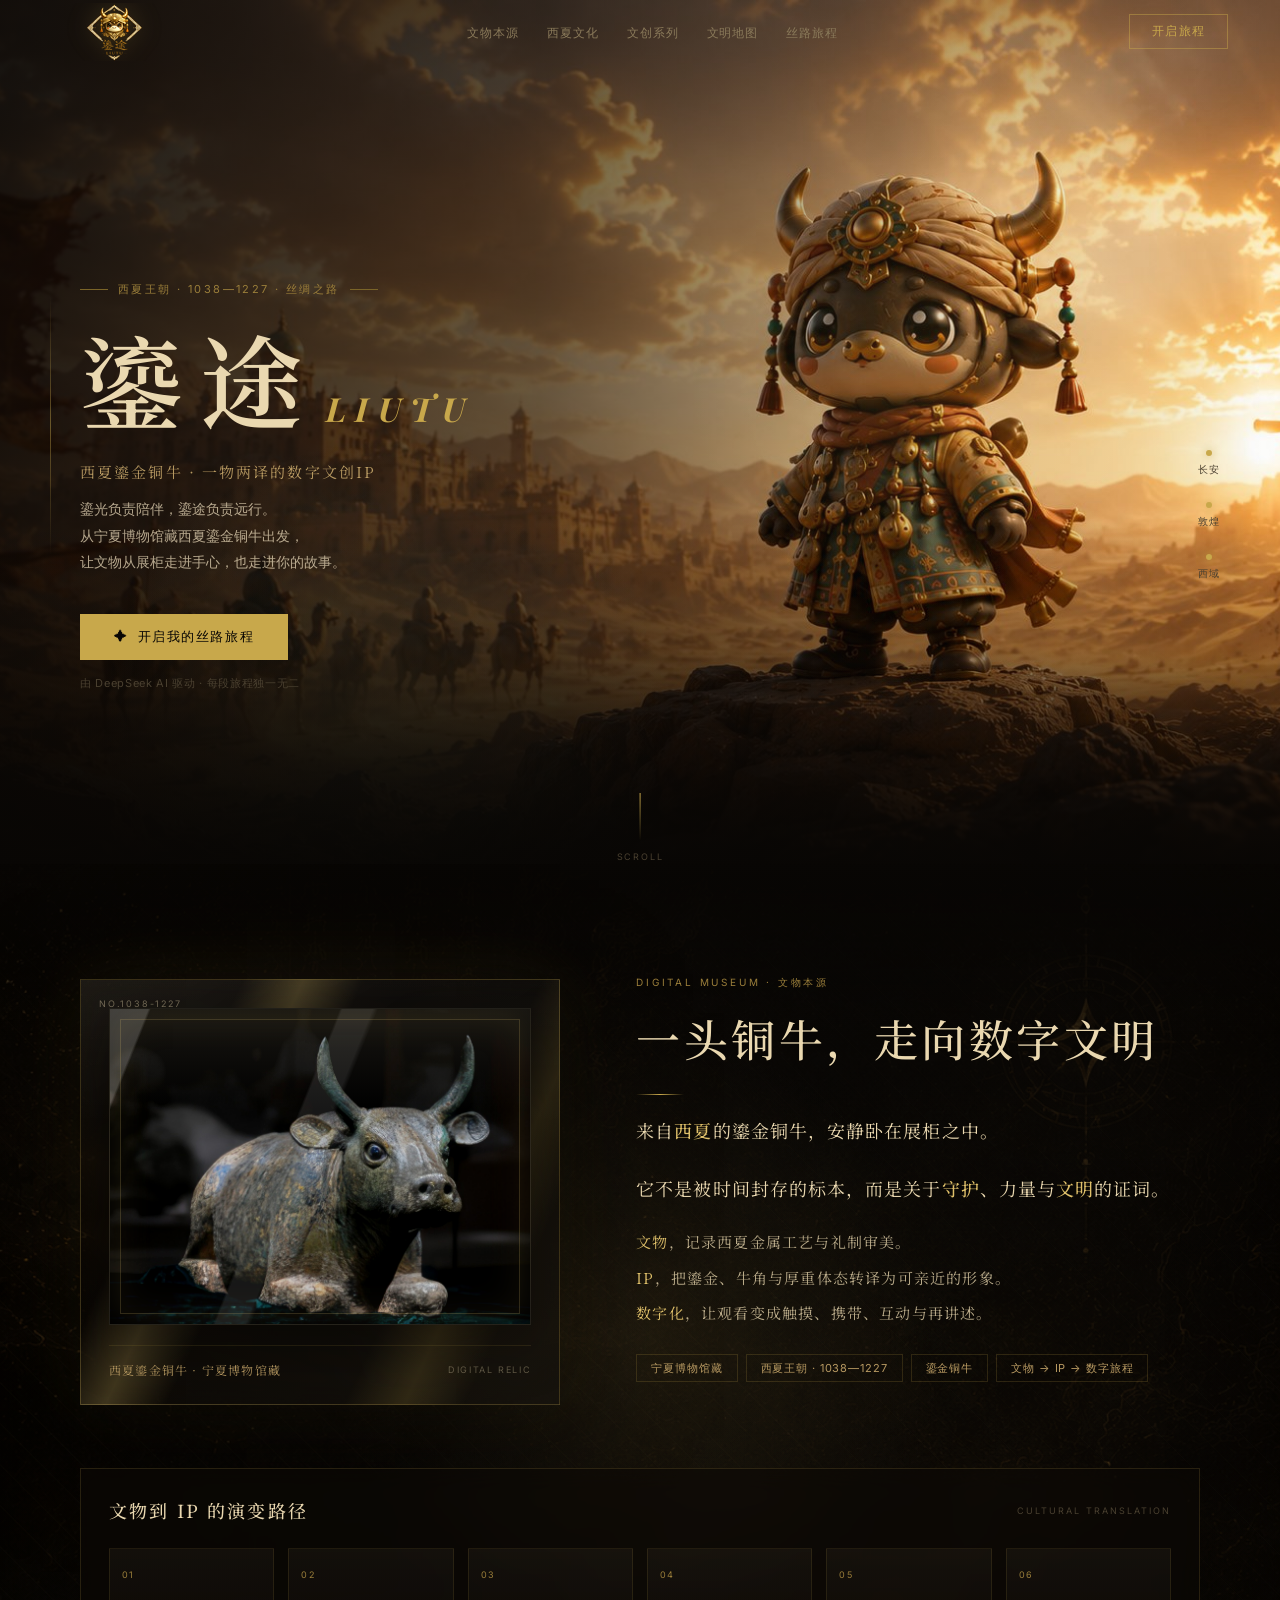
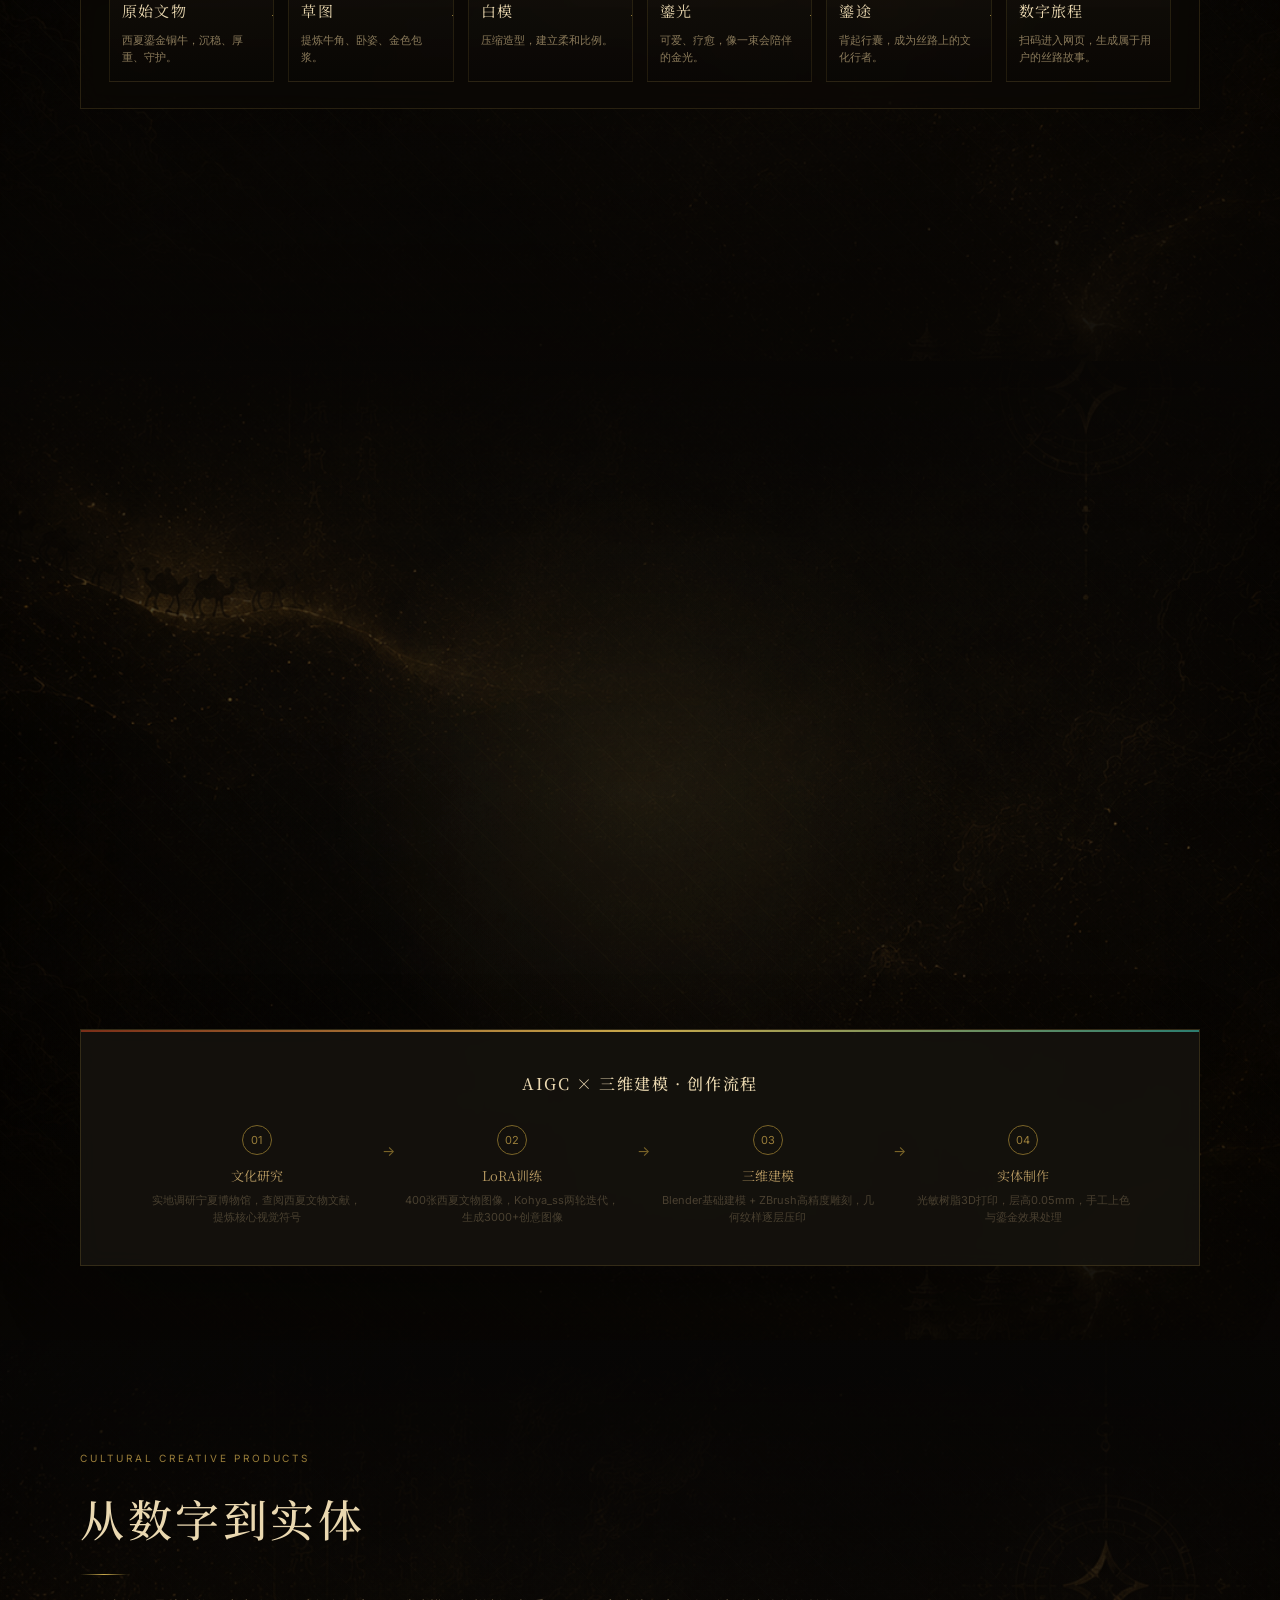
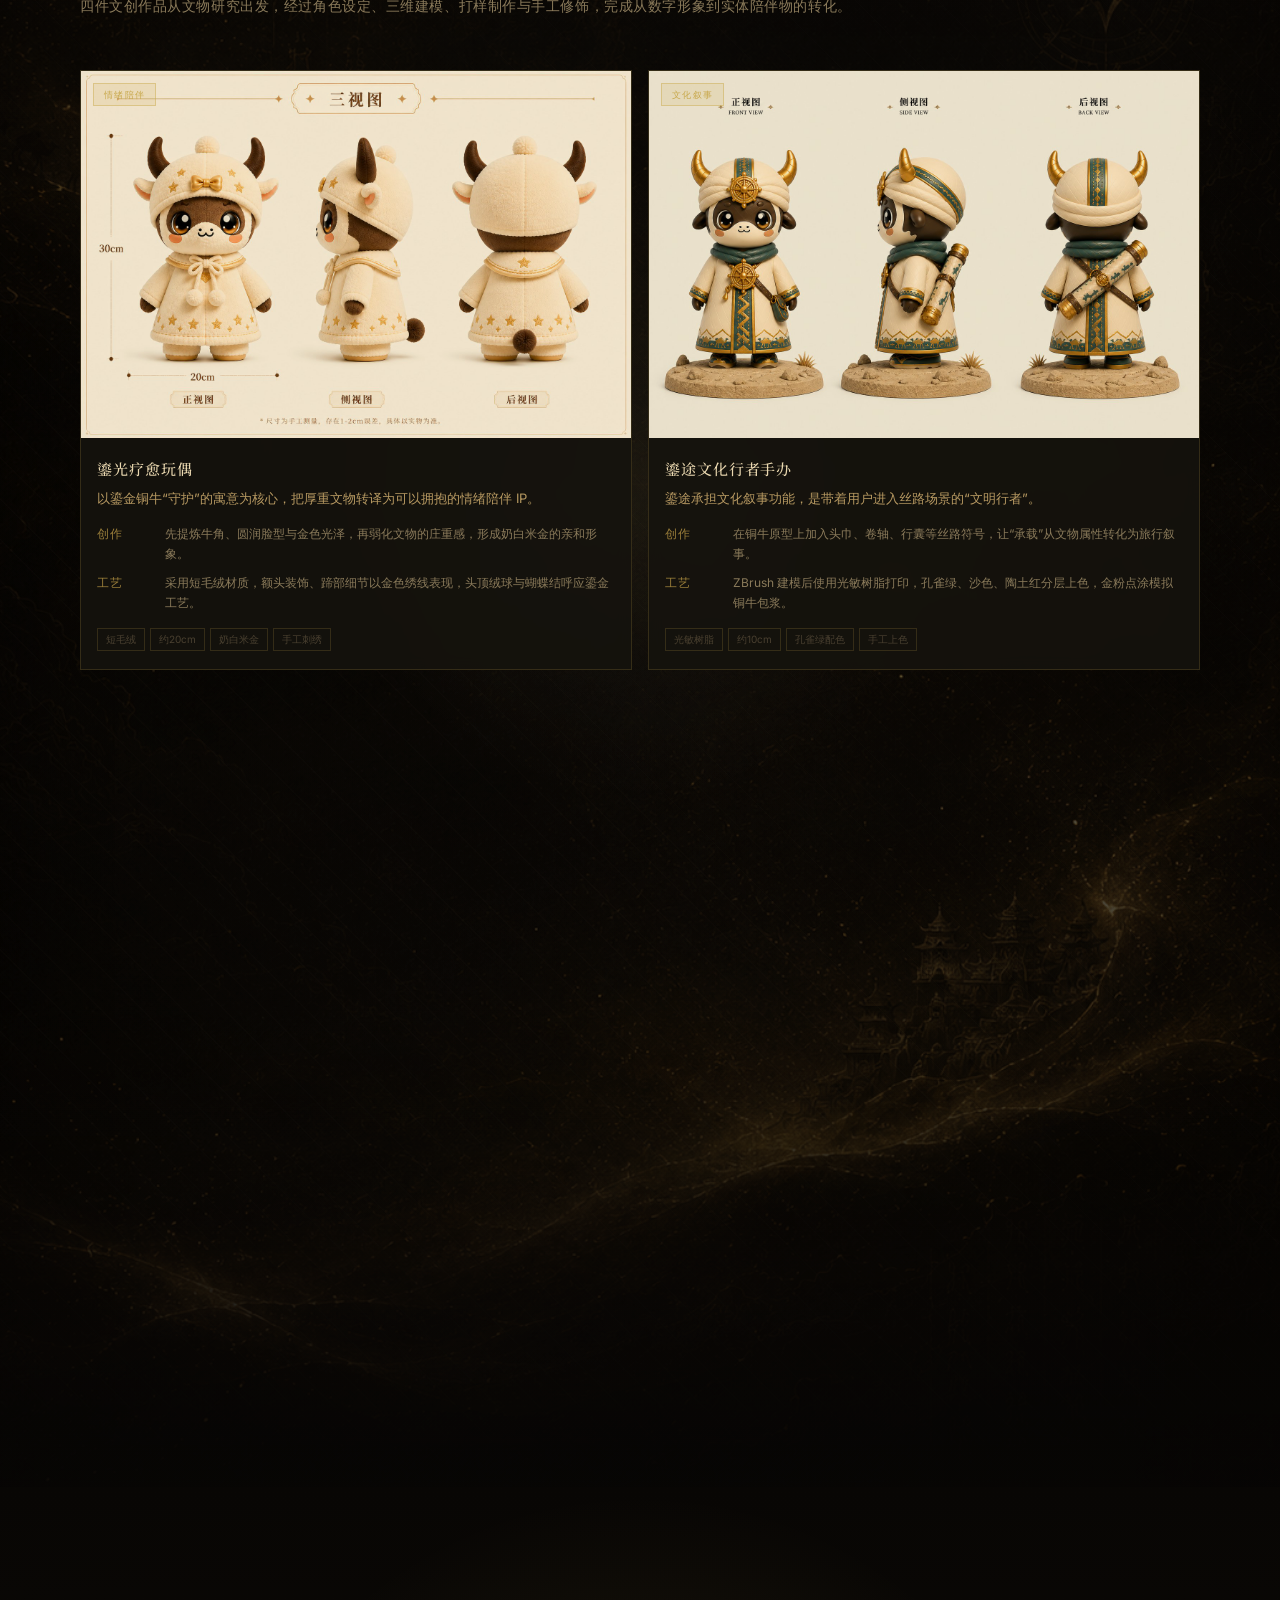
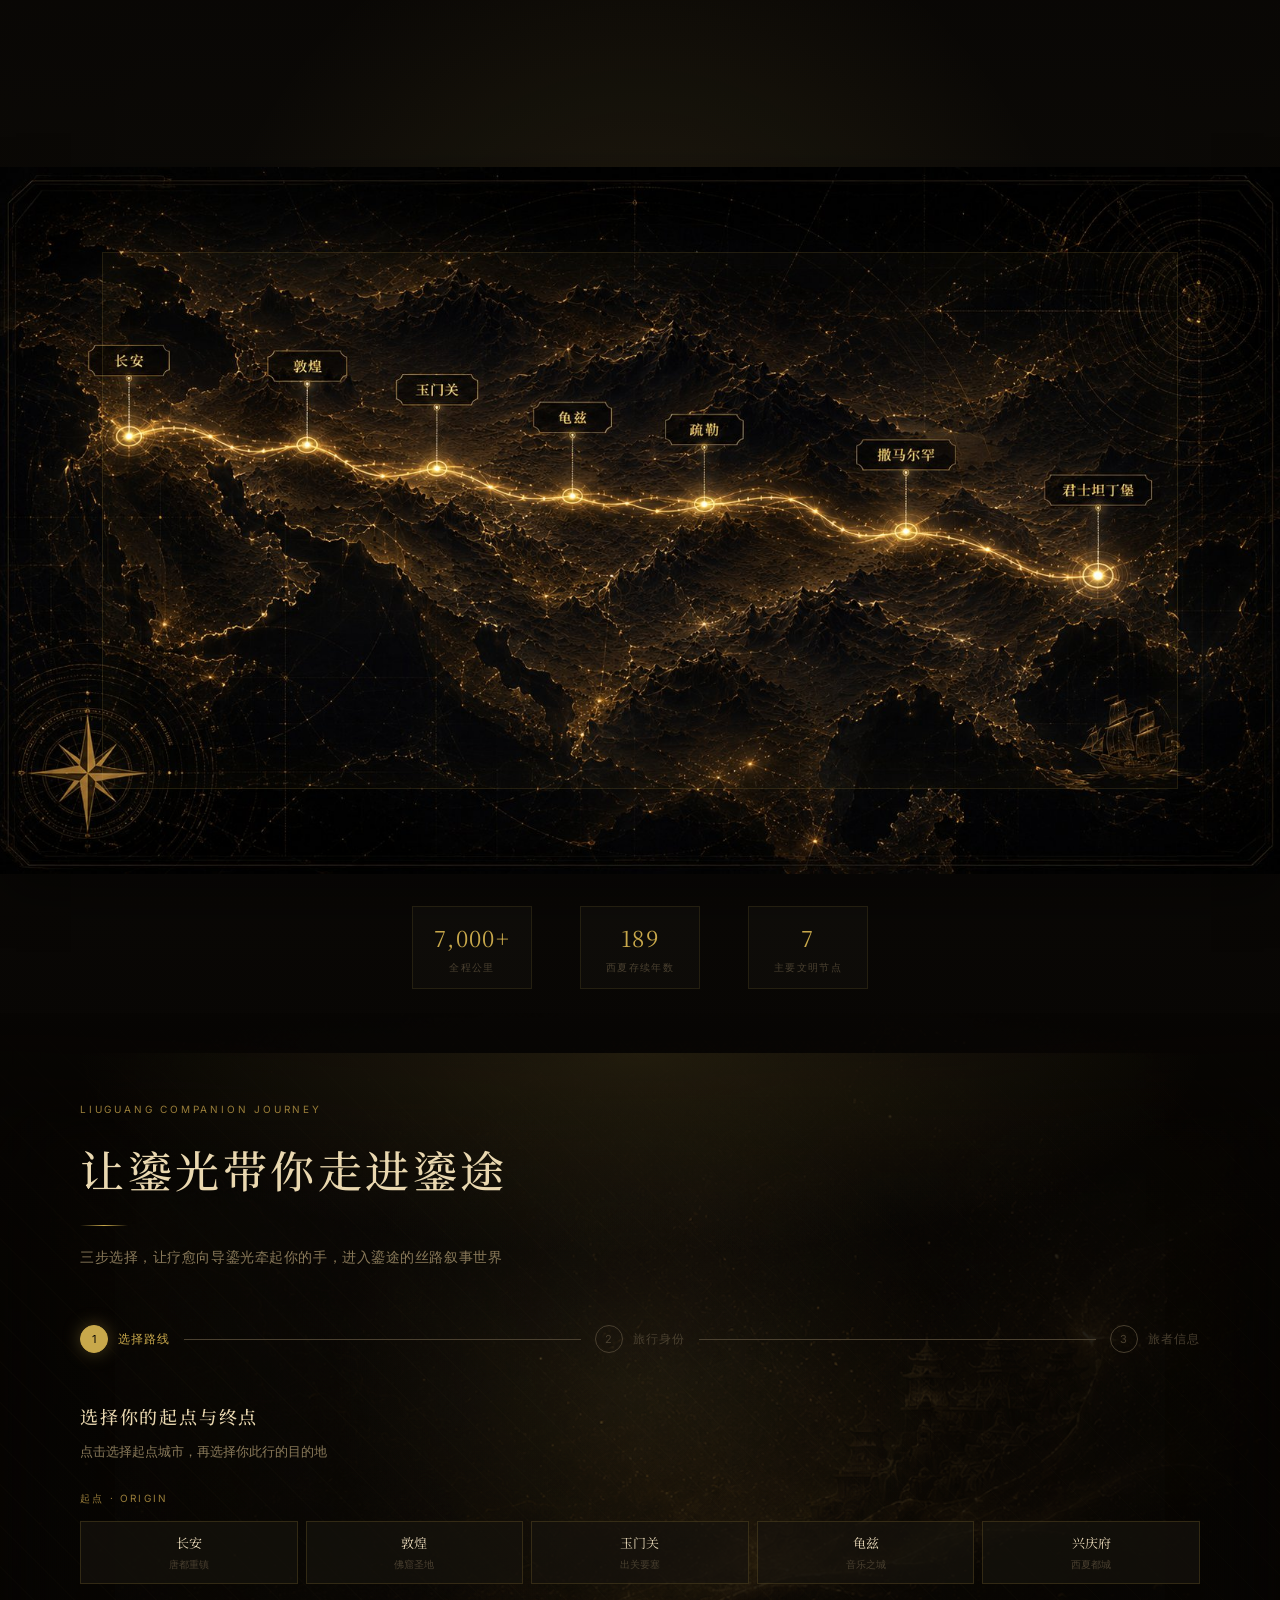
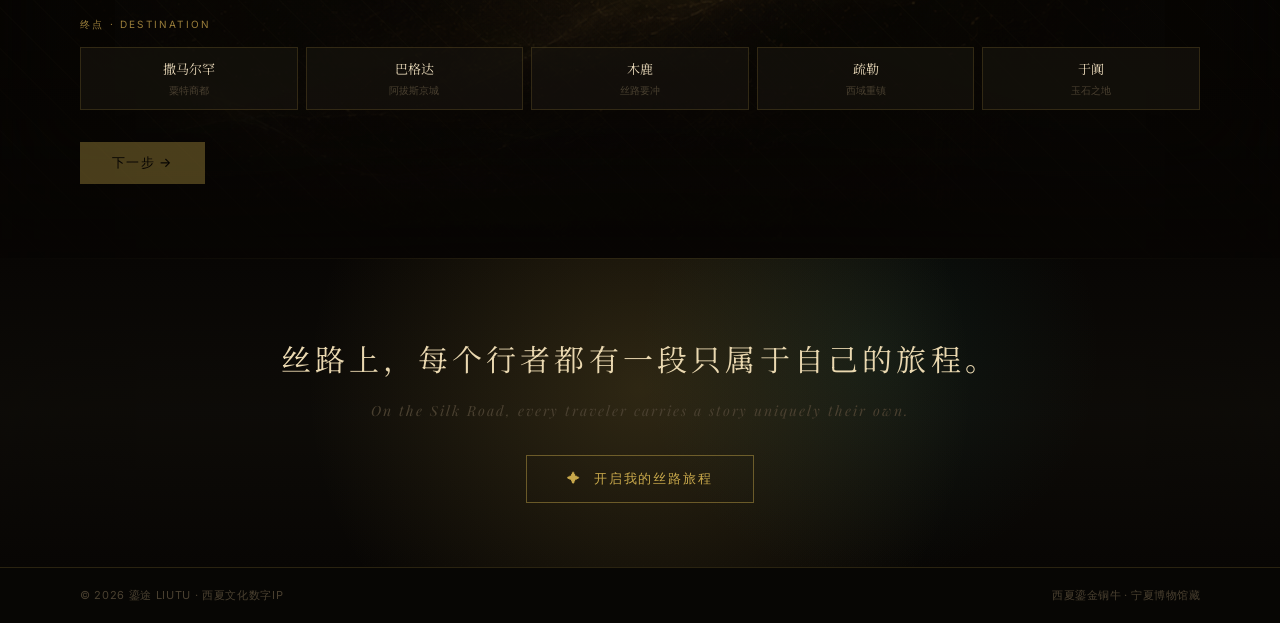
<file: index.html>
<!DOCTYPE html>
<html lang="zh-CN">
<head>
<meta charset="UTF-8">
<meta name="viewport" content="width=device-width, initial-scale=1.0">
<title>鎏途 LIUTU · 西夏文化数字IP</title>
<link rel="preconnect" href="https://fonts.googleapis.com">
<link rel="preconnect" href="https://fonts.gstatic.com" crossorigin>
<link href="https://fonts.googleapis.com/css2?family=Playfair+Display:ital,wght@0,400;0,600;1,400&family=Noto+Serif+SC:wght@400;500;600&family=Inter:wght@300;400;500&display=swap" rel="stylesheet">
<style>
/* ─────────────────────────────────────────
   鎏途 · 设计系统
───────────────────────────────────────── */
:root {
  --bg:        #080604;
  --bg-mid:    #0f0d09;
  --bg-card:   #16130e;
  --bg-card2:  #1c1810;
  --gold:      #C8A84B;
  --gold-hi:   #DFC06A;
  --gold-lo:   #7A6428;
  --gold-mute: #9A7E3A;
  --sand:      #B89A62;
  --sand-lt:   #EAD8B0;
  --teal:      #2D7D6F;
  --teal-lo:   #1a4a40;
  --red:       #7A2E18;
  --text:      #E8D8B8;
  --text-2:    #8A7A5A;
  --text-3:    #4A4030;
  --border:    rgba(200,168,75,.18);
  --border-hi: rgba(200,168,75,.45);
  --r:         4px;
  --mx:        50%;
  --my:        42%;
  --scroll-y:  0px;
  --museum-vignette:
    inset 0 96px 96px rgba(8,6,4,.86),
    inset 0 -96px 96px rgba(8,6,4,.88);
}
*,*::before,*::after { box-sizing:border-box; margin:0; padding:0 }
html {
  scroll-behavior:smooth;
  scroll-padding-top:78px;
  font-size:16px;
}
body {
  background:var(--bg);
  color:var(--text);
  font-family:'Inter',sans-serif;
  line-height:1.7;
  overflow-x:hidden;
  text-rendering:optimizeLegibility;
  -webkit-font-smoothing:antialiased;
}
body::before {
  content:'';
  position:fixed; inset:0; z-index:0; pointer-events:none;
  background:
    radial-gradient(circle at var(--mx) var(--my), rgba(200,168,75,.12), transparent 28vw),
    radial-gradient(circle at 82% 18%, rgba(45,125,111,.08), transparent 30vw),
    linear-gradient(115deg, rgba(122,46,24,.08), transparent 42%, rgba(200,168,75,.04));
  mix-blend-mode:screen;
  opacity:.65;
  transition:background-position .2s ease;
}
body::after {
  content:'';
  position:fixed; inset:0; z-index:0; pointer-events:none;
  background-image:
    radial-gradient(circle, rgba(234,216,176,.14) 0 1px, transparent 1.2px),
    radial-gradient(circle, rgba(45,125,111,.08) 0 1px, transparent 1.2px);
  background-size:140px 140px, 220px 220px;
  background-position:0 0, 60px 90px;
  opacity:.13;
  animation:dustDrift 28s linear infinite;
}
.ambient-veil {
  position:fixed;
  inset:0;
  z-index:1;
  pointer-events:none;
  background:
    linear-gradient(to bottom, rgba(8,6,4,.74), transparent 18%, transparent 78%, rgba(8,6,4,.8)),
    radial-gradient(circle at var(--mx) var(--my), rgba(223,192,106,.1), transparent 22vw);
  mix-blend-mode:screen;
  opacity:.42;
}
::-webkit-scrollbar { width:3px }
::-webkit-scrollbar-track { background:var(--bg) }
::-webkit-scrollbar-thumb { background:var(--gold-lo); border-radius:2px }

img { display:block; max-width:100% }
a { color:inherit; text-decoration:none }
button { font-family:inherit; cursor:pointer }
button, a, input { -webkit-tap-highlight-color:transparent }

body > * { position:relative; z-index:2 }

@keyframes dustDrift { to { background-position:260px -180px, -180px 260px } }
@keyframes slowZoom { 0%{transform:scale(1)} 100%{transform:scale(1.06)} }
@keyframes bgFloat { 0%,100%{transform:translate3d(0,0,0) scale(1.02)} 50%{transform:translate3d(-18px,10px,0) scale(1.05)} }
@keyframes goldScan { 0%{transform:translateX(-120%)} 100%{transform:translateX(120%)} }
@keyframes lineGlow { 0%,100%{opacity:.35; filter:blur(.2px)} 50%{opacity:1; filter:blur(0)} }
@keyframes softPulse { 0%,100%{opacity:.45; transform:scale(1)} 50%{opacity:.8; transform:scale(1.06)} }

/* 西夏菱形纹 */
.xia-pattern {
  background-image:
    repeating-linear-gradient(45deg,  transparent 0, transparent 18px, rgba(200,168,75,.03) 18px, rgba(200,168,75,.03) 19px),
    repeating-linear-gradient(-45deg, transparent 0, transparent 18px, rgba(200,168,75,.03) 18px, rgba(200,168,75,.03) 19px);
}

/* 滚入动画 */
.fade-up { opacity:0; transform:translateY(36px); transition:opacity .8s ease, transform .8s ease }
.fade-up.in { opacity:1; transform:translateY(0) }
.fade-up.d1 { transition-delay:.1s }
.fade-up.d2 { transition-delay:.2s }
.fade-up.d3 { transition-delay:.3s }
.fade-up.d4 { transition-delay:.4s }

/* ─── 导航 ─── */
#nav {
  position:fixed; inset:0 0 auto; z-index:900;
  height:64px;
  display:flex; align-items:center; justify-content:space-between;
  padding:0 52px;
  background:rgba(8,6,4,.0);
  border-bottom:1px solid transparent;
  transition:background .4s, border-color .4s;
}
#nav.scrolled {
  background:rgba(8,6,4,.92);
  border-bottom-color:var(--border);
  backdrop-filter:blur(18px) saturate(1.2);
  box-shadow:0 10px 40px rgba(0,0,0,.24);
}
.nav-brand {
  display:flex; align-items:center; gap:10px;
}
.nav-logo {
  width:124px; height:58px;
  display:flex; align-items:center; justify-content:center;
  position:relative;
  overflow:hidden;
}
.nav-logo img {
  width:100%;
  height:100%;
  object-fit:contain;
  object-position:center;
  filter:drop-shadow(0 0 12px rgba(200,168,75,.26)) saturate(1.05) contrast(1.05);
}
.nav-name { font-family:'Noto Serif SC',serif; font-size:17px; font-weight:600; color:var(--gold); letter-spacing:.12em }
.nav-name-en { font-family:'Playfair Display',serif; font-size:10px; font-style:italic; color:var(--gold-mute); letter-spacing:.22em; margin-top:1px }
.nav-links { display:flex; align-items:center; gap:28px; list-style:none }
.nav-links a {
  font-size:12px; letter-spacing:.08em; color:var(--text-2);
  transition:color .25s, text-shadow .25s;
  position:relative;
}
.nav-links a::after {
  content:'';
  position:absolute; left:0; right:0; bottom:-10px;
  height:1px;
  background:linear-gradient(90deg, transparent, var(--gold), transparent);
  opacity:0;
  transform:scaleX(.45);
  transition:opacity .25s, transform .25s;
}
.nav-links a:hover,
.nav-links a.is-active {
  color:var(--gold);
  text-shadow:0 0 18px rgba(200,168,75,.22);
}
.nav-links a:hover::after,
.nav-links a.is-active::after {
  opacity:1;
  transform:scaleX(1);
}
.nav-btn {
  padding:8px 22px;
  border:1px solid var(--border-hi);
  background:transparent;
  color:var(--gold);
  font-size:12px;
  letter-spacing:.1em;
  transition:all .3s;
}
.nav-btn:hover { background:var(--gold); color:var(--bg) }

.mobile-tabs {
  display:none;
  position:fixed;
  left:12px; right:12px; bottom:12px;
  z-index:920;
  padding:8px;
  border:1px solid rgba(200,168,75,.18);
  background:rgba(8,6,4,.84);
  backdrop-filter:blur(18px) saturate(1.2);
  box-shadow:0 18px 50px rgba(0,0,0,.34);
}
.mobile-tabs a {
  min-height:42px;
  display:flex; align-items:center; justify-content:center;
  color:var(--text-2);
  font-size:11px;
  letter-spacing:.08em;
}
.mobile-tabs a.is-active {
  color:var(--gold);
  background:rgba(200,168,75,.08);
}

/* ─── §1 HERO ─── */
#hero {
  min-height:100vh;
  display:flex; align-items:center;
  position:relative; overflow:hidden;
  padding:0 80px;
}
.hero-bg {
  position:absolute; inset:0; z-index:0;
  transform:translateY(calc(var(--scroll-y) * .12));
  transition:transform .12s linear;
}
.hero-bg img {
  width:100%; height:100%;
  object-fit:cover; object-position:center 20%;
  animation:slowZoom 18s ease-in-out infinite alternate;
}
.hero-bg::after {
  content:'';
  position:absolute; inset:0;
  background:
    linear-gradient(to right, rgba(8,6,4,.88) 0%, rgba(8,6,4,.6) 42%, rgba(8,6,4,.1) 75%, rgba(8,6,4,.0) 100%),
    linear-gradient(to bottom, rgba(8,6,4,.25) 0%, transparent 20%, transparent 72%, rgba(8,6,4,1) 100%);
}
#hero::before {
  content:'';
  position:absolute; inset:0; z-index:1; pointer-events:none;
  background:
    radial-gradient(circle at 72% 42%, rgba(200,168,75,.2), transparent 18vw),
    radial-gradient(circle at 30% 80%, rgba(45,125,111,.16), transparent 22vw);
  mix-blend-mode:screen;
  opacity:.65;
  animation:softPulse 6s ease-in-out infinite;
}
#hero::after {
  content:'';
  position:absolute; left:0; right:0; bottom:0; z-index:1; pointer-events:none;
  height:42%;
  background:linear-gradient(to top, var(--bg), transparent);
}
.hero-content {
  position:relative; z-index:2;
  max-width:580px;
  padding-top:64px;
}
.hero-content::before {
  content:'';
  position:absolute; left:-30px; top:88px;
  width:1px; height:260px;
  background:linear-gradient(to bottom, transparent, var(--gold), transparent);
  opacity:.45;
  animation:lineGlow 3.5s ease-in-out infinite;
}
.hero-eyebrow {
  display:inline-flex; align-items:center; gap:10px;
  margin-bottom:28px;
  font-size:11px; letter-spacing:.22em; color:var(--gold-mute);
  animation:fadeUp .9s ease .2s both;
}
.hero-eyebrow::before, .hero-eyebrow::after {
  content:''; flex:1; height:1px; width:28px; background:var(--gold-lo);
}
.hero-title-cn {
  font-family:'Noto Serif SC',serif;
  font-size:clamp(68px, 8vw, 108px);
  font-weight:600;
  color:var(--sand-lt);
  letter-spacing:.18em;
  line-height:1;
  animation:fadeUp .9s ease .35s both;
}
.hero-title-en {
  font-family:'Playfair Display',serif;
  font-size:clamp(22px, 2.6vw, 36px);
  font-style:italic;
  color:var(--gold);
  letter-spacing:.28em;
  margin-top:10px;
  animation:fadeUp .9s ease .45s both;
}
.hero-tagline {
  font-family:'Noto Serif SC',serif;
  font-size:15px;
  color:var(--sand);
  letter-spacing:.14em;
  margin:22px 0 12px;
  animation:fadeUp .9s ease .55s both;
}
.hero-desc {
  font-size:14px;
  color:rgba(232,216,184,.75);
  line-height:1.9;
  max-width:440px;
  margin-bottom:38px;
  animation:fadeUp .9s ease .65s both;
}
.hero-cta {
  display:inline-flex; align-items:center; gap:10px;
  padding:14px 34px;
  background:var(--gold);
  color:var(--bg);
  font-size:13px; font-weight:500; letter-spacing:.12em;
  border:none;
  transition:all .3s;
  animation:fadeUp .9s ease .75s both;
}
.hero-cta:hover { background:var(--gold-hi); transform:translateY(-2px); box-shadow:0 12px 36px rgba(200,168,75,.25) }
.hero-cta-note {
  display:block; margin-top:14px;
  font-size:11px; color:var(--text-3); letter-spacing:.06em;
  animation:fadeUp .9s ease .85s both;
}
/* 右侧浮标 */
.hero-dots {
  position:absolute; right:60px; top:50%; transform:translateY(-50%);
  z-index:2; display:flex; flex-direction:column; gap:24px; align-items:center;
  animation:fadeUp .9s ease .9s both;
}
.hero-dot-item {
  display:flex; flex-direction:column; align-items:center; gap:5px;
}
.hero-dot-item::before {
  content:''; width:6px; height:6px; border-radius:50%;
  background:var(--gold); box-shadow:0 0 10px var(--gold);
  animation:dotPulse 2.4s ease-in-out infinite;
}
.hero-dot-item:nth-child(2)::before { animation-delay:.8s }
.hero-dot-item:nth-child(3)::before { animation-delay:1.6s }
.hero-dot-label { font-size:10px; letter-spacing:.1em; color:var(--text-3); writing-mode:horizontal-tb }
.hero-scroll {
  position:absolute; bottom:36px; left:50%; transform:translateX(-50%);
  z-index:2; display:flex; flex-direction:column; align-items:center; gap:8px;
}
.hero-scroll-line {
  width:1px; height:48px;
  background:linear-gradient(to bottom, var(--gold), transparent);
  animation:scrollLine 2s ease-in-out infinite;
}
.hero-scroll-label { font-size:9px; letter-spacing:.2em; color:var(--text-3) }

@keyframes fadeUp { from { opacity:0; transform:translateY(28px) } to { opacity:1; transform:translateY(0) } }
@keyframes dotPulse { 0%,100%{opacity:.4; transform:scale(1)} 50%{opacity:1; transform:scale(1.4)} }
@keyframes scrollLine { 0%{transform:scaleY(0); transform-origin:top} 50%{transform:scaleY(1); transform-origin:top} 51%{transform-origin:bottom} 100%{transform:scaleY(0); transform-origin:bottom} }

/* ─── 通用 section 样式 ─── */
section {
  padding:110px 80px;
  position:relative;
  box-shadow:var(--museum-vignette);
  isolation:isolate;
  overflow-anchor:none;
}
section + section { margin-top:-36px }
section + section > * { position:relative; z-index:1 }
.sec-label {
  display:block; font-size:10px; letter-spacing:.28em;
  color:var(--gold-mute); text-transform:uppercase; margin-bottom:14px;
}
.sec-title {
  font-family:'Noto Serif SC',serif;
  font-size:clamp(28px, 3.5vw, 44px);
  font-weight:500; letter-spacing:.08em;
  color:var(--sand-lt); margin-bottom:10px;
}
.sec-sub {
  font-size:14px; color:var(--text-2); letter-spacing:.04em; line-height:1.8;
}
.gold-line {
  width:48px; height:1px;
  background:linear-gradient(90deg, transparent, var(--gold), transparent);
  margin:18px 0;
}

/* ─── §2 AI旅程生成器 ─── */
#journey {
  background:
    radial-gradient(circle at 24% 18%, rgba(45,125,111,.14), transparent 28vw),
    radial-gradient(circle at 78% 64%, rgba(200,168,75,.12), transparent 30vw),
    linear-gradient(to bottom, var(--bg), var(--bg-mid) 42%, var(--bg));
  overflow:hidden;
  padding-top:88px;
}
#journey::before {
  content:''; position:absolute; inset:0; z-index:0;
  background:
    repeating-linear-gradient(45deg, transparent 0, transparent 22px, rgba(200,168,75,.035) 22px, rgba(200,168,75,.035) 23px),
    repeating-linear-gradient(-45deg, transparent 0, transparent 22px, rgba(45,125,111,.025) 22px, rgba(45,125,111,.025) 23px);
  opacity:.58;
  mask-image:radial-gradient(circle at 50% 34%, #000, transparent 78%);
}
#journey::after {
  content:''; position:absolute; inset:0; z-index:1;
  background:
    linear-gradient(to bottom, rgba(8,6,4,.98) 0%, rgba(15,13,9,.36) 24%, rgba(15,13,9,.28) 58%, rgba(8,6,4,.98) 100%);
}
.journey-inner::before {
  content:'';
  position:absolute; inset:-48px -56px auto; height:220px; z-index:-1;
  background:radial-gradient(ellipse at 50% 0%, rgba(200,168,75,.18), transparent 65%);
  opacity:.75;
}
.journey-inner {
  position:relative; z-index:2;
  max-width:1160px; margin:0 auto;
}
.journey-header { margin-bottom:56px }
/* 步骤指示器 */
.step-nav {
  display:flex; align-items:center; gap:0;
  margin-bottom:48px;
}
.step-item {
  display:flex; align-items:center; gap:10px;
  font-size:12px; letter-spacing:.08em; color:var(--text-3);
  transition:color .3s;
}
.step-item.is-active { color:var(--gold) }
.step-item.is-done { color:var(--teal) }
.step-num {
  width:28px; height:28px; border-radius:50%;
  border:1px solid currentColor;
  display:flex; align-items:center; justify-content:center;
  font-size:11px; flex-shrink:0;
}
.step-item.is-active .step-num { background:var(--gold); color:var(--bg); border-color:var(--gold) }
.step-item.is-done .step-num { background:var(--teal); color:#fff; border-color:var(--teal) }
.step-item.is-active .step-num {
  box-shadow:0 0 18px rgba(200,168,75,.35);
}
.step-line {
  flex:1; height:1px; background:var(--text-3); margin:0 14px;
  transition:background .3s;
}
.step-line.is-done { background:var(--teal) }

/* 面板 */
.step-panel { display:none }
.step-panel.is-active { display:block }

.panel-title {
  font-family:'Noto Serif SC',serif;
  font-size:18px; font-weight:500; letter-spacing:.1em;
  color:var(--sand-lt); margin-bottom:8px;
}
.panel-hint { font-size:13px; color:var(--text-2); margin-bottom:28px }

/* 城市卡片网格 */
.route-section { margin-bottom:32px }
.route-label {
  font-size:10px; letter-spacing:.22em; color:var(--gold-mute);
  text-transform:uppercase; margin-bottom:14px;
}
.chip-row {
  display:grid; grid-template-columns:repeat(5,1fr); gap:8px;
}
.chip {
  padding:10px 6px;
  border:1px solid var(--border);
  background:rgba(22,19,14,.7);
  text-align:center;
  position:relative;
  transition:transform .25s, border-color .25s, background .25s, box-shadow .25s; cursor:pointer;
}
.chip::before,
.mini-card::before,
.evo-step::before,
.feature-card::before,
.culture-card::after,
.merch-card::after,
.map-stat::before {
  content:'';
  position:absolute; inset:0;
  pointer-events:none;
  background:radial-gradient(circle at var(--mx, 50%) var(--my, 50%), rgba(223,192,106,.14), transparent 46%);
  opacity:0;
  transition:opacity .28s ease;
}
.chip:hover { border-color:var(--gold-mute); background:rgba(200,168,75,.06); transform:translateY(-3px); box-shadow:0 16px 36px rgba(0,0,0,.2) }
.chip:hover::before,
.mini-card:hover::before,
.evo-step:hover::before,
.feature-card:hover::before,
.culture-card:hover::after,
.merch-card:hover::after,
.map-stat:hover::before { opacity:1 }
.chip.is-selected { border-color:var(--gold); background:rgba(200,168,75,.1); box-shadow:0 0 0 1px rgba(200,168,75,.18), 0 14px 32px rgba(0,0,0,.18) }
.chip-name { font-size:13px; color:var(--text); font-family:'Noto Serif SC',serif; margin-bottom:2px }
.chip.is-selected .chip-name { color:var(--gold) }
.chip-sub { font-size:10px; color:var(--text-3) }

/* 身份 / 心境卡片 */
.mini-grid {
  display:grid; grid-template-columns:repeat(4,1fr); gap:10px;
}
.mini-card {
  padding:18px 12px;
  border:1px solid var(--border);
  background:rgba(22,19,14,.7);
  text-align:center; cursor:pointer;
  position:relative; overflow:hidden;
  transition:transform .25s, border-color .25s, background .25s, box-shadow .25s;
}
.mini-card:hover { border-color:var(--gold-mute); transform:translateY(-4px); box-shadow:0 18px 40px rgba(0,0,0,.22) }
.mini-card.is-selected { border-color:var(--gold); background:rgba(200,168,75,.08); box-shadow:0 16px 38px rgba(0,0,0,.22) }
.mini-card-icon { font-size:22px; margin-bottom:8px }
.mini-card-name { font-size:13px; color:var(--text); font-family:'Noto Serif SC',serif; margin-bottom:4px }
.mini-card.is-selected .mini-card-name { color:var(--gold) }
.mini-card-desc { font-size:10px; color:var(--text-3); line-height:1.5 }

/* 旅者姓名输入 */
.name-row {
  display:flex; align-items:center; gap:16px;
  margin-bottom:28px;
}
.name-input {
  flex:1; max-width:320px;
  padding:12px 18px;
  background:rgba(10,8,4,.8);
  border:1px solid var(--border);
  color:var(--text); font-size:14px;
  outline:none; transition:border-color .3s;
}
.name-input:focus { border-color:var(--gold) }
.name-input::placeholder { color:var(--text-3) }

/* 步骤按钮 */
.step-actions { display:flex; align-items:center; gap:14px; margin-top:32px }
.btn-next, .btn-generate {
  padding:12px 32px;
  background:var(--gold); color:var(--bg);
  border:none; font-size:13px; font-weight:500; letter-spacing:.1em;
  transition:all .3s;
}
.btn-next:hover, .btn-generate:hover { background:var(--gold-hi); transform:translateY(-1px) }
.btn-next:disabled, .btn-generate:disabled { opacity:.35; cursor:not-allowed; transform:none }
.btn-back {
  padding:12px 24px;
  background:transparent; color:var(--text-2);
  border:1px solid var(--border);
  font-size:13px; letter-spacing:.08em; transition:all .25s;
}
.btn-back:hover { border-color:var(--gold-mute); color:var(--gold) }

/* 加载 */
#loading {
  text-align:center; padding:60px 0;
}
.loading-ring {
  width:48px; height:48px; margin:0 auto 20px;
  border:2px solid rgba(200,168,75,.15);
  border-top-color:var(--gold);
  border-radius:50%;
  animation:spin 1s linear infinite;
}
.loading-text { font-size:12px; letter-spacing:.18em; color:var(--gold-mute) }
@keyframes spin { to { transform:rotate(360deg) } }

/* 旅程结果卡片 */
#journey-card {
  margin-top:48px;
  border:1px solid var(--border);
  background:rgba(22,19,14,.95);
  position:relative; overflow:hidden;
  box-shadow:0 28px 70px rgba(0,0,0,.32);
}
#journey-card::before {
  content:''; position:absolute; inset:0 0 auto 0;
  height:2px;
  background:linear-gradient(90deg, var(--red), var(--gold), var(--red));
}
#journey-card::after {
  content:'';
  position:absolute; inset:0; pointer-events:none;
  background:
    radial-gradient(circle at 82% 10%, rgba(45,125,111,.14), transparent 24%),
    radial-gradient(circle at 12% 94%, rgba(200,168,75,.1), transparent 26%);
  opacity:.8;
}
#journey-card > * { position:relative; z-index:1 }
.jcard-header {
  padding:28px 32px 22px;
  border-bottom:1px solid var(--border);
  display:flex; align-items:flex-start; justify-content:space-between; gap:20px;
}
.jcard-badge {
  font-size:9px; letter-spacing:.2em; color:var(--gold-mute); text-transform:uppercase; margin-bottom:6px;
}
#jc-title {
  font-family:'Noto Serif SC',serif;
  font-size:20px; font-weight:500; color:var(--gold);
  letter-spacing:.08em; line-height:1.4;
  min-height:28px;
}
.jcard-meta {
  display:flex; flex-direction:column; gap:4px; text-align:right; flex-shrink:0;
}
.jcard-meta-item { font-size:11px; color:var(--text-2) }
.jcard-meta-item span { color:var(--sand) }
.jcard-body { padding:28px 32px }
#jc-narrative {
  font-family:'Noto Serif SC',serif;
  font-size:14px; line-height:2; color:var(--text);
  margin-bottom:22px; min-height:60px;
  white-space:pre-line;
}
.jcard-egg {
  padding:18px 20px;
  background:rgba(45,125,111,.08);
  border-left:2px solid var(--teal);
}
.jcard-egg-label {
  font-size:9px; letter-spacing:.22em; color:var(--teal); text-transform:uppercase; margin-bottom:8px;
}
#jc-egg {
  font-size:13px; color:var(--text-2); line-height:1.85; min-height:40px;
  white-space:pre-line;
}
.liuguang-chat {
  margin:0 32px 28px;
  border:1px solid rgba(200,168,75,.14);
  background:rgba(8,6,4,.28);
  backdrop-filter:blur(10px);
}
.liuguang-chat-head {
  padding:16px 18px 12px;
  border-bottom:1px solid var(--border);
  display:flex; align-items:center; justify-content:space-between; gap:16px;
}
.liuguang-chat-title {
  font-family:'Noto Serif SC',serif;
  font-size:14px; color:var(--gold); letter-spacing:.08em;
}
.liuguang-chat-sub {
  margin-top:2px;
  font-size:10px; color:var(--text-3); letter-spacing:.08em;
}
.liuguang-chat-status {
  font-size:10px; color:var(--gold-mute); letter-spacing:.12em;
  white-space:nowrap;
}
.chat-log {
  padding:18px;
  display:flex; flex-direction:column; gap:12px;
  max-height:340px; overflow:auto;
}
.chat-msg {
  max-width:88%;
  padding:12px 14px;
  border:1px solid var(--border);
  font-size:13px; line-height:1.8;
  white-space:pre-line;
}
.chat-msg.guide {
  align-self:flex-start;
  background:rgba(45,125,111,.08);
  border-left:2px solid var(--teal);
  color:var(--text);
  box-shadow:0 10px 26px rgba(45,125,111,.06);
}
.chat-msg.user {
  align-self:flex-end;
  background:rgba(200,168,75,.08);
  color:var(--sand-lt);
  box-shadow:0 10px 26px rgba(200,168,75,.06);
}
.chat-suggestions {
  padding:0 18px 16px;
  display:flex; flex-wrap:wrap; gap:8px;
}
.chat-chip {
  padding:7px 12px;
  border:1px solid var(--border);
  background:transparent;
  color:var(--text-2);
  font-size:11px; letter-spacing:.04em;
}
.chat-chip:hover { border-color:var(--gold-mute); color:var(--gold) }
.chat-chip, .chat-send, .btn-card, .btn-next, .btn-generate, .btn-back, .nav-btn, .hero-cta, .ending-cta {
  position:relative; overflow:hidden;
}
.chat-chip::after, .chat-send::after, .btn-card::after, .btn-next::after, .btn-generate::after, .btn-back::after, .nav-btn::after, .hero-cta::after, .ending-cta::after {
  content:'';
  position:absolute; inset:0;
  background:linear-gradient(100deg, transparent 20%, rgba(255,255,255,.22), transparent 80%);
  transform:translateX(-120%);
  transition:transform .55s ease;
  pointer-events:none;
}
.chat-chip:hover::after, .chat-send:hover::after, .btn-card:hover::after, .btn-next:hover::after, .btn-generate:hover::after, .btn-back:hover::after, .nav-btn:hover::after, .hero-cta:hover::after, .ending-cta:hover::after {
  transform:translateX(120%);
}
.chat-input-row {
  padding:14px 18px 18px;
  border-top:1px solid var(--border);
  display:grid; grid-template-columns:1fr auto; gap:10px;
}
.chat-input {
  width:100%;
  border:1px solid var(--border);
  background:rgba(8,6,4,.55);
  color:var(--text);
  padding:10px 12px;
  font-size:13px;
  outline:none;
}
.chat-input:focus { border-color:var(--gold-mute) }
.chat-send {
  border:1px solid var(--teal);
  background:var(--teal);
  color:#fff;
  padding:0 18px;
  font-size:12px; letter-spacing:.08em;
}
.chat-send:disabled {
  opacity:.45; cursor:not-allowed;
}
.jcard-footer {
  padding:18px 32px;
  border-top:1px solid var(--border);
  display:flex; align-items:center; gap:12px;
}
.btn-card {
  padding:9px 20px;
  border:1px solid var(--border);
  background:transparent;
  color:var(--text-2); font-size:12px; letter-spacing:.06em;
  transition:all .25s;
}
.btn-card:hover { border-color:var(--gold-mute); color:var(--gold) }
.btn-card.primary { background:var(--teal); border-color:var(--teal); color:#fff }
.btn-card.primary:hover { background:#3a9688 }
#toast {
  position:fixed; bottom:28px; right:28px; z-index:999;
  padding:10px 22px;
  background:var(--bg-card2); border:1px solid var(--border);
  font-size:12px; color:var(--gold); letter-spacing:.06em;
  transition:opacity .3s; opacity:1;
}
#toast[hidden] { display:none }

/* ─── §3 丝路地图 ─── */
#silkroad {
  padding:80px 0 60px;
  overflow:hidden;
  background:var(--bg);
}
#silkroad::before {
  content:'';
  position:absolute; inset:0; z-index:0; pointer-events:none;
  background:
    radial-gradient(circle at 50% 38%, rgba(200,168,75,.12), transparent 34vw),
    linear-gradient(to bottom, rgba(8,6,4,1), rgba(15,13,9,.72) 44%, rgba(8,6,4,1));
}
#silkroad::after {
  content:'';
  position:absolute; inset:0; z-index:0; pointer-events:none;
  background-image:
    linear-gradient(90deg, transparent 0 48%, rgba(200,168,75,.06) 50%, transparent 52%),
    linear-gradient(0deg, transparent 0 48%, rgba(200,168,75,.04) 50%, transparent 52%);
  background-size:120px 120px;
  opacity:.18;
  mask-image:radial-gradient(circle at center, #000, transparent 72%);
}
.map-inner {
  position:relative; z-index:1;
  padding:0 80px;
}
.map-header { text-align:center; margin-bottom:36px }

/* 地图图片全幅，不裁切 */
.map-img-full {
  width:100%;
  margin:0 -80px;          /* 突破 padding 出血到边缘 */
  width:calc(100% + 160px);
  position:relative;
  box-shadow:0 22px 46px rgba(0,0,0,.34);
}
.map-img-full::before {
  content:'';
  position:absolute; inset:12% 8%; z-index:1; pointer-events:none;
  border:1px solid rgba(200,168,75,.16);
  box-shadow:inset 0 0 60px rgba(200,168,75,.06);
}
.map-img-full img {
  width:100%;
  height:auto;             /* 保持原始比例，不变形不模糊 */
  display:block;
  transition:opacity .3s ease;
}

.map-stats {
  display:flex; justify-content:center; gap:48px;
  margin-top:32px;
}
.map-stat {
  text-align:center;
  min-width:120px;
  padding:12px 18px;
  border:1px solid rgba(200,168,75,.12);
  background:rgba(22,19,14,.45);
  position:relative;
  overflow:hidden;
  transition:border-color .22s ease, background .22s ease;
}
.map-stat:hover {
  border-color:rgba(200,168,75,.32);
  background:rgba(22,19,14,.62);
}
.map-stat-num { font-family:'Noto Serif SC',serif; font-size:22px; color:var(--gold); letter-spacing:.06em }
.map-stat-lbl { font-size:10px; letter-spacing:.14em; color:var(--text-3); margin-top:3px }
.map-caption {
  text-align:center; margin-top:20px;
  font-family:'Noto Serif SC',serif; font-size:13px;
  color:rgba(184,154,98,.4); letter-spacing:.22em;
}

/* ─── §2 数字博物馆展陈 ─── */
#artifact {
  background:
    radial-gradient(ellipse at 24% 12%, rgba(200,168,75,.16), transparent 34vw),
    radial-gradient(ellipse at 82% 78%, rgba(122,46,24,.16), transparent 32vw),
    linear-gradient(145deg, #050403 0%, #151109 48%, #070604 100%);
  overflow:hidden;
}
#artifact::before {
  content:'';
  position:absolute; inset:0; z-index:0; pointer-events:none;
  background:
    linear-gradient(rgba(8,6,4,.78), rgba(8,6,4,.86)),
    url('assets/images/第三页背景图.png');
  background-size:cover;
  background-position:center;
  opacity:.2;
  filter:grayscale(.45) sepia(.35) saturate(.75);
  animation:bgFloat 38s ease-in-out infinite;
}
#artifact::after {
  content:'';
  position:absolute; inset:0; z-index:0; pointer-events:none;
  background:
    radial-gradient(circle at 50% 10%, rgba(234,216,176,.08), transparent 28vw),
    repeating-linear-gradient(90deg, transparent 0, transparent 128px, rgba(200,168,75,.035) 129px, transparent 130px),
    repeating-linear-gradient(0deg, transparent 0, transparent 96px, rgba(200,168,75,.026) 97px, transparent 98px),
    radial-gradient(circle, rgba(234,216,176,.16) 0 1px, transparent 1.2px);
  background-size:auto, auto, auto, 150px 150px;
  background-position:center, 0 0, 0 0, 28px 44px;
  opacity:.62;
  animation:dustDrift 42s linear infinite;
}
.artifact-grid {
  display:grid; grid-template-columns:minmax(320px, .92fr) minmax(420px, 1.08fr); gap:76px;
  max-width:1180px; margin:0 auto 58px;
  align-items:center;
  position:relative; z-index:1;
}
.showcase {
  border:1px solid rgba(200,168,75,.25);
  background:
    linear-gradient(145deg, rgba(234,216,176,.06), rgba(8,6,4,.28) 32%, rgba(22,19,14,.74)),
    linear-gradient(180deg, rgba(255,255,255,.045), transparent 34%);
  padding:28px 28px 24px;
  text-align:center;
  position:relative;
  box-shadow:0 34px 110px rgba(0,0,0,.58), 0 0 70px rgba(200,168,75,.1);
  backdrop-filter:blur(12px);
  isolation:isolate;
}
.showcase::before {
  content:'';
  position:absolute; inset:-1px; z-index:-1; pointer-events:none;
  background:linear-gradient(115deg, transparent 0 24%, rgba(223,192,106,.42), transparent 42% 68%, rgba(200,168,75,.28), transparent 86%);
  opacity:.58;
  filter:blur(.4px);
  animation:goldScan 6s ease-in-out infinite;
}
.showcase::after {
  content:'NO.1038-1227';
  position:absolute; top:16px; left:18px;
  font-size:9px; letter-spacing:.2em; color:rgba(234,216,176,.42);
}
.showcase-img-wrap {
  width:100%; aspect-ratio:4/3;
  background:
    radial-gradient(ellipse at 50% 44%, rgba(200,168,75,.18), transparent 46%),
    linear-gradient(180deg, #090805, #151109 62%, #050403);
  display:flex; align-items:center; justify-content:center;
  margin-bottom:20px; overflow:hidden; position:relative;
  border:1px solid rgba(234,216,176,.12);
  box-shadow:inset 0 0 42px rgba(200,168,75,.12), 0 18px 50px rgba(0,0,0,.42);
}
.showcase-img-wrap::before {
  content:'';
  position:absolute; inset:0; pointer-events:none; z-index:1;
  background:
    linear-gradient(112deg, rgba(255,255,255,.18) 0 7%, transparent 7.5% 42%, rgba(255,255,255,.09) 42.5% 48%, transparent 49%),
    linear-gradient(180deg, rgba(234,216,176,.1), transparent 32%, rgba(0,0,0,.1));
  mix-blend-mode:screen;
}
.showcase-img-wrap::after {
  content:'';
  position:absolute; inset:10px; pointer-events:none; z-index:2;
  border:1px solid rgba(223,192,106,.22);
  box-shadow:0 0 28px rgba(200,168,75,.13), inset 0 0 36px rgba(200,168,75,.08);
  animation:softPulse 4.8s ease-in-out infinite;
}
.showcase-img-wrap img {
  width:100%; height:100%; object-fit:cover;
  transition:transform .7s ease, filter .7s ease;
  filter:saturate(.94) contrast(1.05);
}
.showcase:hover .showcase-img-wrap img { transform:scale(1.035); filter:saturate(1.04) contrast(1.08) }
/* 浅色背景三视图 — 用深色底+混合模式处理 */
.merch-img-bg-light {
  background:#f5edd6 !important;
}
.merch-img-bg-light img {
  mix-blend-mode:multiply;
}
.showcase-img-wrap.empty {
  flex-direction:column; gap:10px;
}
.showcase-img-wrap.empty .placeholder-bull { width:80px; opacity:.25 }
.showcase-img-wrap.empty span { font-size:11px; color:var(--text-3); letter-spacing:.1em }
.showcase-caption {
  display:flex; align-items:center; justify-content:space-between; gap:16px;
  font-family:'Noto Serif SC',serif; font-size:12px;
  color:var(--sand); letter-spacing:.1em; margin-top:10px;
  border-top:1px solid rgba(200,168,75,.14);
  padding-top:14px;
}
.showcase-caption span:last-child {
  font-family:'Inter',sans-serif;
  font-size:9px;
  letter-spacing:.18em;
  color:rgba(234,216,176,.36);
  text-transform:uppercase;
}
.artifact-text .sec-label { margin-bottom:10px }
.artifact-text .sec-title { margin-bottom:8px }
.artifact-body {
  font-family:'Noto Serif SC',serif;
  font-size:18px;
  color:var(--sand-lt);
  line-height:1.9;
  letter-spacing:.06em;
  margin-bottom:24px;
  max-width:610px;
}
.artifact-body strong {
  color:var(--gold-hi);
  font-weight:500;
}
.artifact-lead {
  display:grid;
  gap:10px;
  margin:24px 0 28px;
}
.artifact-line {
  font-family:'Noto Serif SC',serif;
  font-size:15px;
  color:rgba(234,216,176,.78);
  letter-spacing:.08em;
}
.artifact-line span { color:var(--gold-hi) }
.artifact-flow {
  position:relative; z-index:1;
  max-width:1180px;
  margin:0 auto 24px;
  padding:26px 28px;
  border:1px solid rgba(200,168,75,.16);
  background:rgba(13,10,6,.58);
  backdrop-filter:blur(12px);
}
.artifact-module-title {
  display:flex; align-items:center; justify-content:space-between; gap:18px;
  margin-bottom:22px;
}
.artifact-module-title h3 {
  font-family:'Noto Serif SC',serif;
  font-size:18px;
  font-weight:500;
  letter-spacing:.12em;
  color:var(--sand-lt);
}
.artifact-module-title span {
  font-size:9px;
  letter-spacing:.22em;
  color:var(--text-3);
  text-transform:uppercase;
}
.evolution-row {
  display:grid;
  grid-template-columns:repeat(6,1fr);
  gap:14px;
}
.evo-step {
  min-height:112px;
  padding:18px 12px 14px;
  position:relative;
  overflow:hidden;
  background:linear-gradient(180deg, rgba(234,216,176,.045), rgba(8,6,4,.42));
  border:1px solid rgba(200,168,75,.12);
  transition:transform .28s ease, border-color .28s ease, background .28s ease;
}
.evo-step:hover {
  transform:translateY(-4px);
  border-color:rgba(200,168,75,.3);
  background:linear-gradient(180deg, rgba(234,216,176,.075), rgba(8,6,4,.5));
}
.evo-step:not(:last-child)::after {
  content:'';
  position:absolute; top:50%; right:-15px;
  width:16px; height:1px;
  background:linear-gradient(90deg, rgba(200,168,75,.72), transparent);
}
.evo-no {
  font-size:9px;
  letter-spacing:.16em;
  color:var(--gold-mute);
  margin-bottom:16px;
}
.evo-name {
  font-family:'Noto Serif SC',serif;
  font-size:15px;
  color:var(--sand-lt);
  letter-spacing:.08em;
}
.evo-desc {
  font-size:11px;
  color:var(--text-2);
  line-height:1.6;
  margin-top:8px;
}
.artifact-breakdown {
  position:relative; z-index:1;
  max-width:1180px;
  margin:18px auto 0;
  display:grid;
  grid-template-columns:repeat(4,1fr);
  gap:14px;
}
.feature-card {
  padding:22px 22px 20px;
  background:rgba(16,13,8,.62);
  border-top:1px solid rgba(200,168,75,.2);
  min-height:154px;
  position:relative;
  overflow:hidden;
  transition:transform .28s ease, background .28s ease;
}
.feature-card:hover {
  transform:translateY(-4px);
  background:rgba(24,19,11,.78);
}
.feature-kicker {
  font-size:9px;
  letter-spacing:.2em;
  color:var(--gold-mute);
  text-transform:uppercase;
  margin-bottom:14px;
}
.feature-name {
  font-family:'Noto Serif SC',serif;
  font-size:17px;
  color:var(--sand-lt);
  letter-spacing:.1em;
  margin-bottom:10px;
}
.feature-map {
  font-size:12px;
  color:var(--text-2);
  line-height:1.7;
}
.artifact-tags {
  display:flex; flex-wrap:wrap; gap:8px; margin-bottom:28px;
}
.artifact-tag {
  padding:4px 14px;
  border:1px solid var(--border);
  font-size:11px; color:var(--sand); letter-spacing:.08em;
}
.artifact-detail-grid {
  display:grid; grid-template-columns:1fr 1fr; gap:12px;
}
.artifact-detail {
  padding:14px 16px;
  background:var(--bg-card);
  border-left:2px solid var(--gold-lo);
}
.artifact-detail-lbl { font-size:10px; letter-spacing:.14em; color:var(--text-3); margin-bottom:4px }
.artifact-detail-val { font-family:'Noto Serif SC',serif; font-size:13px; color:var(--sand) }

/* ─── §5 西夏文化 ─── */
#culture {
  background:var(--bg);
  overflow:hidden;
}
#culture::before {
  content:'';
  position:absolute; inset:0; z-index:0; pointer-events:none;
  background:
    radial-gradient(circle at 18% 20%, rgba(122,46,24,.16), transparent 28vw),
    radial-gradient(circle at 82% 70%, rgba(45,125,111,.11), transparent 30vw),
    repeating-linear-gradient(45deg, transparent 0, transparent 18px, rgba(200,168,75,.035) 18px, rgba(200,168,75,.035) 19px),
    repeating-linear-gradient(-45deg, transparent 0, transparent 18px, rgba(200,168,75,.025) 18px, rgba(200,168,75,.025) 19px);
  opacity:.9;
}
.culture-header, .culture-grid, .aigc-timeline { position:relative; z-index:1 }
.culture-header { text-align:center; margin-bottom:56px }
/* 三栏知识卡片 */
.culture-grid {
  display:grid; grid-template-columns:repeat(3,1fr); gap:20px;
  max-width:1120px; margin:0 auto 60px;
}
.culture-card {
  border:1px solid var(--border);
  background:rgba(22,19,14,.82);
  padding:28px; transition:all .3s; position:relative;
  overflow:hidden;
  backdrop-filter:blur(8px);
}
.culture-card::before {
  content:''; position:absolute; inset:0 0 auto;
  height:1px; background:linear-gradient(90deg, transparent, var(--gold-lo), transparent);
}
.culture-card:hover {
  border-color:var(--border-hi);
  transform:translateY(-4px);
  box-shadow:0 24px 60px rgba(0,0,0,.32);
}
.culture-card-icon {
  width:38px; height:38px; margin-bottom:16px;
  background:rgba(200,168,75,.08);
  display:flex; align-items:center; justify-content:center;
}
.culture-card-icon svg { width:20px; height:20px; stroke:var(--gold); fill:none; stroke-width:1.5 }
.culture-card-title {
  font-family:'Noto Serif SC',serif; font-size:15px; font-weight:500;
  color:var(--sand-lt); margin-bottom:10px; letter-spacing:.06em;
}
.culture-card-body { font-size:13px; color:var(--text-2); line-height:1.85 }
.culture-card-tag {
  display:inline-block; margin-top:14px;
  font-size:10px; letter-spacing:.14em; color:var(--gold-mute);
  border-bottom:1px solid var(--gold-lo); padding-bottom:2px;
}

/* AIGC 流程时间线 */
.aigc-timeline {
  max-width:900px; margin:0 auto;
  border:1px solid var(--border);
  background:rgba(22,19,14,.86); padding:40px 48px;
  position:relative;
  backdrop-filter:blur(10px);
  box-shadow:0 28px 80px rgba(0,0,0,.28);
}
.aigc-timeline::before {
  content:''; position:absolute; inset:0 0 auto;
  height:2px; background:linear-gradient(90deg, var(--red), var(--gold), var(--teal));
}
.aigc-title {
  font-family:'Noto Serif SC',serif; font-size:16px; font-weight:500;
  color:var(--sand-lt); margin-bottom:28px; text-align:center; letter-spacing:.1em;
}
.timeline-row {
  display:grid; grid-template-columns:repeat(4,1fr); gap:0;
}
.tl-item {
  padding:0 20px; position:relative; text-align:center;
}
.tl-item:not(:last-child)::after {
  content:'→';
  position:absolute; right:-10px; top:14px;
  font-size:14px; color:var(--gold-lo);
}
.tl-num {
  width:30px; height:30px; border-radius:50%;
  border:1px solid var(--gold-lo);
  display:flex; align-items:center; justify-content:center;
  font-size:11px; color:var(--gold-mute); margin:0 auto 10px;
}
.tl-name { font-family:'Noto Serif SC',serif; font-size:13px; color:var(--sand); margin-bottom:5px }
.tl-detail { font-size:11px; color:var(--text-3); line-height:1.5 }

/* ─── §6 文创产品 ─── */
#merchandise {
  background:var(--bg-mid);
  overflow:hidden;
}
.merch-header, .merch-grid { position:relative; z-index:1 }
#merchandise::before {
  content:'';
  position:absolute; inset:0; z-index:0; pointer-events:none;
  background:
    radial-gradient(circle at 24% 28%, rgba(234,216,176,.12), transparent 26vw),
    radial-gradient(circle at 76% 62%, rgba(45,125,111,.12), transparent 30vw),
    linear-gradient(to bottom, rgba(15,13,9,.98), rgba(8,6,4,.86), rgba(15,13,9,.98));
}
#merchandise::after {
  content:'';
  position:absolute; inset:0; z-index:0; pointer-events:none;
  background-image:url('assets/images/hero-liutu.png');
  background-size:min(720px, 68vw) auto;
  background-position:right 8% bottom 5%;
  background-repeat:no-repeat;
  opacity:.06;
  filter:saturate(.7);
}
.merch-header { margin-bottom:52px }
.merch-grid {
  display:grid; grid-template-columns:repeat(2,1fr); gap:16px;
  max-width:1120px; margin:0 auto;
}
/* 挂件宽卡跨两列 */
.merch-card--wide {
  grid-column: 1 / -1;
}
.merch-img--wide {
  aspect-ratio:auto;
  max-height:480px;
}
.merch-img--wide img {
  width:100%; height:100%; object-fit:contain;
  background:var(--bg-card2);
}
.merch-card {
  border:1px solid var(--border);
  background:rgba(22,19,14,.9);
  overflow:hidden; transition:all .35s;
  position:relative;
  backdrop-filter:blur(8px);
}
.merch-card::before {
  content:'';
  position:absolute; inset:0 0 auto 0; height:1px;
  background:linear-gradient(90deg, transparent, rgba(200,168,75,.5), transparent);
  opacity:.45;
}
.merch-card:hover {
  border-color:var(--border-hi);
  transform:translateY(-6px);
  box-shadow:0 20px 48px rgba(0,0,0,.4);
}
.merch-img {
  width:100%; aspect-ratio:auto;
  background:var(--bg-card2);
  overflow:hidden; position:relative;
  display:flex; align-items:center; justify-content:center;
}
.merch-img img {
  width:100%; object-fit:contain;
  transition:transform .5s ease;
}
.merch-card:hover .merch-img img { transform:scale(1.03) }
.merch-img.empty { flex-direction:column; gap:8px }
.merch-img.empty .ph-icon { width:44px; opacity:.2 }
.merch-img.empty span { font-size:10px; color:var(--text-3) }
.merch-badge {
  position:absolute; top:12px; left:12px;
  padding:3px 10px;
  background:rgba(200,168,75,.15); border:1px solid var(--border-hi);
  font-size:9px; letter-spacing:.14em; color:var(--gold);
}
.merch-info { padding:18px 16px }
.merch-name {
  font-family:'Noto Serif SC',serif; font-size:15px; font-weight:500;
  color:var(--sand-lt); margin-bottom:6px; letter-spacing:.06em;
}
.merch-craft { font-size:12px; color:var(--text-2); line-height:1.6; margin-bottom:10px }
.merch-desc {
  font-size:13px;
  color:var(--sand);
  line-height:1.75;
  margin-bottom:14px;
}
.merch-process {
  display:grid;
  gap:8px;
  margin-bottom:14px;
}
.merch-process-row {
  display:grid;
  grid-template-columns:58px 1fr;
  gap:10px;
  font-size:12px;
  line-height:1.7;
  color:var(--text-2);
}
.merch-process-row span {
  color:var(--gold-mute);
  letter-spacing:.12em;
}
.merch-specs {
  display:flex; flex-wrap:wrap; gap:5px;
}
.merch-spec {
  padding:2px 8px; border:1px solid var(--border);
  font-size:10px; color:var(--text-3);
}

/* ─── §7 结尾 ─── */
#ending {
  min-height:auto;
  display:flex; flex-direction:column; align-items:center; justify-content:center;
  text-align:center;
  padding:72px 80px 64px;
  background:var(--bg);
  position:relative; overflow:hidden;
}
#ending::before {
  content:'';
  position:absolute; inset:0; z-index:0; pointer-events:none;
  background:
    radial-gradient(circle at 50% 42%, rgba(200,168,75,.18), transparent 26vw),
    radial-gradient(circle at 68% 30%, rgba(45,125,111,.12), transparent 18vw),
    linear-gradient(to bottom, rgba(8,6,4,1), rgba(15,13,9,.75), rgba(8,6,4,1));
  animation:softPulse 7s ease-in-out infinite;
}
#ending::after {
  content:'';
  position:absolute; inset:0; z-index:0; pointer-events:none;
  background:
    linear-gradient(90deg, transparent, rgba(200,168,75,.16), transparent);
  height:1px;
  bottom:auto;
  opacity:.65;
}
#ending > * { position:relative; z-index:1 }
.ending-quote {
  font-family:'Noto Serif SC',serif;
  font-size:clamp(20px, 2.4vw, 30px);
  color:var(--sand-lt);
  letter-spacing:.14em; line-height:1.9;
  margin-bottom:0;
}
.ending-quote-en {
  font-family:'Playfair Display',serif; font-style:italic;
  font-size:14px; color:var(--text-3); letter-spacing:.14em; margin-top:12px; margin-bottom:32px;
}
.ending-cta {
  padding:14px 40px;
  border:1px solid var(--border-hi);
  background:transparent; color:var(--gold);
  font-size:13px; letter-spacing:.14em;
  transition:all .3s;
}
.ending-cta:hover { background:var(--gold); color:var(--bg) }

/* 页脚 */
footer {
  padding:18px 80px;
  border-top:1px solid var(--border);
  display:flex; align-items:center; justify-content:space-between;
  background:#070604;
}
.footer-copy { font-size:11px; color:var(--text-3); letter-spacing:.06em }
.footer-note { font-size:11px; color:var(--text-3); letter-spacing:.04em }

/* ─── 中间页面统一丝路背景：封面与尾页除外 ─── */
#artifact,
#culture,
#merchandise,
#journey {
  --section-bg-pos: center center;
  background:
    linear-gradient(to bottom, rgba(8,6,4,.96), rgba(10,8,5,.68) 22%, rgba(10,8,5,.68) 76%, rgba(8,6,4,.96)),
    radial-gradient(circle at 32% 28%, rgba(200,168,75,.1), transparent 30vw),
    #080604;
}
#artifact { --section-bg-pos:center 10% }
#culture { --section-bg-pos:center 30% }
#merchandise { --section-bg-pos:center 55% }
#journey { --section-bg-pos:center 96% }

#artifact::before,
#culture::before,
#merchandise::before,
#journey::before {
  content:'';
  position:absolute; inset:0; z-index:0; pointer-events:none;
  background:
    linear-gradient(rgba(8,6,4,.28), rgba(8,6,4,.54)),
    url('assets/images/section-bg.png');
  background-size:cover;
  background-position:var(--section-bg-pos);
  opacity:.74;
  filter:saturate(.9) contrast(1.06);
  transform:translateY(calc(var(--scroll-y) * -.018));
}
#artifact::after,
#culture::after,
#merchandise::after,
#journey::after {
  content:'';
  position:absolute; inset:0; z-index:0; pointer-events:none;
  background:
    linear-gradient(to bottom, rgba(8,6,4,.98) 0%, rgba(8,6,4,.55) 13%, rgba(8,6,4,.22) 42%, rgba(8,6,4,.34) 72%, rgba(8,6,4,.98) 100%),
    radial-gradient(circle at var(--mx) var(--my), rgba(223,192,106,.11), transparent 24vw),
    repeating-linear-gradient(45deg, transparent 0, transparent 28px, rgba(200,168,75,.018) 28px, rgba(200,168,75,.018) 29px);
  opacity:.96;
}

/* ─── 响应式 ─── */
@media (max-width: 1024px) {
  section { padding:80px 40px }
  #hero { padding:0 40px }
  .artifact-grid { gap:48px }
  .evolution-row { grid-template-columns:repeat(3,1fr) }
  .evo-step:nth-child(3)::after { display:none }
  .artifact-breakdown { grid-template-columns:repeat(2,1fr) }
  .merch-grid { grid-template-columns:repeat(2,1fr) }
  .chip-row { grid-template-columns:repeat(3,1fr) }
  .mini-grid { grid-template-columns:repeat(2,1fr) }
}
@media (max-width: 768px) {
  html { scroll-padding-top:64px }
  body { padding-bottom:76px }
  #nav { height:58px; padding:0 18px }
  .nav-logo { width:92px; height:46px }
  .nav-links { display:none }
  .nav-btn { padding:7px 14px; font-size:11px }
  .mobile-tabs {
    display:grid;
    grid-template-columns:repeat(4,1fr);
    bottom:max(10px, env(safe-area-inset-bottom));
  }
  section { padding:72px 22px }
  section + section { margin-top:-22px }
  .sec-title { font-size:clamp(24px, 8vw, 34px); letter-spacing:.04em }
  .sec-sub { font-size:13px }
  #hero {
    min-height:92vh;
    padding:0 22px;
    align-items:flex-end;
    padding-bottom:108px;
  }
  .hero-bg img { object-position:center top }
  .hero-bg::after {
    background:
      linear-gradient(to bottom, rgba(8,6,4,.2), rgba(8,6,4,.68) 42%, rgba(8,6,4,.96) 100%),
      radial-gradient(circle at 52% 34%, transparent 0%, rgba(8,6,4,.38) 60%);
  }
  .hero-content {
    max-width:100%;
    padding-top:64px;
  }
  .hero-title-cn { font-size:clamp(56px, 22vw, 86px); letter-spacing:.08em }
  .hero-title-en { font-size:clamp(28px, 10vw, 44px) }
  .hero-desc { max-width:100%; font-size:13px }
  .hero-cta {
    width:100%;
    min-height:48px;
  }
  .hero-cta-note { display:block; text-align:center }
  .hero-scroll { display:none }
  .artifact-grid { grid-template-columns:1fr; gap:40px }
  .showcase { padding:18px }
  .showcase-img-wrap { aspect-ratio:1/1 }
  .showcase-caption { align-items:flex-start; flex-direction:column; gap:4px }
  .artifact-body { font-size:16px }
  .artifact-flow { padding:22px 18px }
  .artifact-module-title { align-items:flex-start; flex-direction:column; gap:4px }
  .evolution-row { grid-template-columns:1fr; gap:10px }
  .evo-step { min-height:auto }
  .evo-step:not(:last-child)::after { display:none }
  .artifact-breakdown { grid-template-columns:1fr; gap:10px }
  .culture-grid { grid-template-columns:1fr }
  .aigc-timeline { padding:28px 20px }
  .merch-grid { grid-template-columns:1fr }
  .merch-card--wide { grid-column:auto }
  .merch-img--wide { max-height:none }
  .merch-card--wide .merch-info > div { grid-template-columns:1fr !important; gap:22px !important }
  .merch-process-row { grid-template-columns:48px 1fr }
  #silkroad { padding-top:72px }
  .map-inner { padding:0 22px }
  .map-img-full {
    margin:0 -22px;
    width:calc(100% + 44px);
    overflow:hidden;
  }
  .map-img-full img {
    min-height:260px;
    object-fit:cover;
    object-position:center;
  }
  .timeline-row { grid-template-columns:1fr 1fr; gap:20px }
  .tl-item:not(:last-child)::after { display:none }
  footer { flex-direction:column; gap:8px; text-align:center }
  .hero-dots { display:none }
  .map-stats {
    display:grid;
    grid-template-columns:1fr 1fr 1fr;
    gap:8px;
  }
  .map-stat {
    min-width:0;
    padding:10px 8px;
  }
  .map-stat-num { font-size:18px }
  .chip-row { grid-template-columns:repeat(2, minmax(0, 1fr)); gap:8px }
  .chip { min-height:54px; display:flex; flex-direction:column; align-items:center; justify-content:center }
  .mini-grid { grid-template-columns:1fr; gap:8px }
  .mini-card {
    min-height:74px;
    display:grid;
    grid-template-columns:34px 1fr;
    text-align:left;
    column-gap:12px;
    align-items:center;
  }
  .mini-card-icon { margin:0; grid-row:1 / span 2; text-align:center }
  .mini-card-desc { font-size:11px }
  .name-row { flex-direction:column; align-items:stretch; gap:10px }
  .name-input { max-width:none; min-height:44px }
  .step-actions { flex-direction:column; align-items:stretch }
  .btn-next, .btn-generate, .btn-back { width:100%; min-height:46px }
  #journey-card { margin-top:34px }
  .jcard-header {
    padding:22px 18px;
    flex-direction:column;
    gap:14px;
  }
  .jcard-meta {
    width:100%;
    text-align:left;
    display:grid;
    grid-template-columns:1fr 1fr;
    gap:6px 12px;
  }
  .jcard-body { padding:22px 18px }
  #jc-narrative { font-size:13px; line-height:1.9 }
  .liuguang-chat { margin:0 18px 22px }
  .liuguang-chat-head {
    align-items:flex-start;
    flex-direction:column;
    gap:8px;
  }
  .chat-log { max-height:300px; padding:14px }
  .chat-msg { max-width:100%; font-size:12px }
  .chat-suggestions { padding:0 14px 14px }
  .chat-input-row { grid-template-columns:1fr }
  .chat-send { min-height:40px }
  .jcard-footer {
    padding:16px 18px;
    flex-direction:column;
    align-items:stretch;
  }
  .btn-card { min-height:42px }
  #ending { padding:62px 22px 54px }
  .ending-quote { letter-spacing:.06em }
  footer { padding:16px 22px }
  #merchandise::after { opacity:.035; background-size:92vw auto }
  #artifact::before,
  #culture::before,
  #merchandise::before,
  #journey::before {
    background-size:auto 116%;
    opacity:.68;
    transform:none;
  }
  #artifact { --section-bg-pos:center 8% }
  #culture { --section-bg-pos:center 28% }
  #merchandise { --section-bg-pos:center 52% }
  #journey { --section-bg-pos:center 94% }
}
@media (max-width: 420px) {
  #nav { padding:0 14px }
  .nav-logo { width:80px; height:42px }
  .nav-btn { padding:7px 10px; letter-spacing:.04em }
  section { padding-left:18px; padding-right:18px }
  .mobile-tabs { left:8px; right:8px; padding:6px }
  .mobile-tabs a { min-height:40px; font-size:10px }
  .chip-row { grid-template-columns:1fr }
  .map-stats { grid-template-columns:1fr }
  .jcard-meta { grid-template-columns:1fr }
  .chat-chip { flex:1 1 calc(50% - 8px); text-align:center }
}
@media (hover: none) and (pointer: coarse) {
  body::before { opacity:.42 }
  body::after { opacity:.08; animation-duration:42s }
  .ambient-veil { opacity:.26 }
  .hero-bg img { animation-duration:26s }
  .showcase::before,
  #artifact::before,
  #ending::before { animation-duration:18s }
  .chip:hover,
  .mini-card:hover,
  .evo-step:hover,
  .feature-card:hover,
  .culture-card:hover,
  .merch-card:hover,
  .map-stat:hover {
    transform:none;
  }
  .chat-chip::after,
  .chat-send::after,
  .btn-card::after,
  .btn-next::after,
  .btn-generate::after,
  .btn-back::after,
  .nav-btn::after,
  .hero-cta::after,
  .ending-cta::after {
    display:none;
  }
}
@media (prefers-reduced-motion: reduce) {
  *, *::before, *::after {
    animation-duration:.01ms !important;
    animation-iteration-count:1 !important;
    scroll-behavior:auto !important;
    transition-duration:.01ms !important;
  }
  .hero-bg { transform:none !important }
}
</style>
</head>
<body>
<div class="ambient-veil" aria-hidden="true"></div>

<!-- ═══ 导航 ═══ -->
<nav id="nav">
  <a href="#hero" class="nav-brand">
    <div class="nav-logo">
      <img src="assets/images/logo-header.png?v=2" alt="鎏途 LIUTU">
    </div>
  </a>
  <ul class="nav-links">
    <li><a href="#artifact">文物本源</a></li>
    <li><a href="#culture">西夏文化</a></li>
    <li><a href="#merchandise">文创系列</a></li>
    <li><a href="#silkroad">文明地图</a></li>
    <li><a href="#journey">丝路旅程</a></li>
  </ul>
  <button class="nav-btn" onclick="document.getElementById('journey').scrollIntoView({behavior:'smooth'})">开启旅程</button>
</nav>
<div class="mobile-tabs" aria-label="移动端快速导航">
  <a href="#artifact">本源</a>
  <a href="#merchandise">文创</a>
  <a href="#silkroad">地图</a>
  <a href="#journey">旅程</a>
</div>

<!-- ═══ §1 封面 ═══ -->
<section id="hero">
  <div class="hero-bg">
    <img src="assets/images/封面一背景图.png" alt="鎏途·丝路场景">
  </div>
  <div class="hero-content">
    <div class="hero-eyebrow">西夏王朝 · 1038—1227 · 丝绸之路</div>
    <h1>
      <span class="hero-title-cn">鎏途</span>
      <span class="hero-title-en">LIUTU</span>
    </h1>
    <p class="hero-tagline">西夏鎏金铜牛 · 一物两译的数字文创IP</p>
    <p class="hero-desc">
      鎏光负责陪伴，鎏途负责远行。<br>
      从宁夏博物馆藏西夏鎏金铜牛出发，<br>
      让文物从展柜走进手心，也走进你的故事。
    </p>
    <button class="hero-cta" onclick="document.getElementById('journey').scrollIntoView({behavior:'smooth'})">
      ✦ &nbsp;开启我的丝路旅程
    </button>
    <span class="hero-cta-note">由 DeepSeek AI 驱动 · 每段旅程独一无二</span>
  </div>
  <div class="hero-dots">
    <div class="hero-dot-item"><div class="hero-dot-label">长安</div></div>
    <div class="hero-dot-item"><div class="hero-dot-label">敦煌</div></div>
    <div class="hero-dot-item"><div class="hero-dot-label">西域</div></div>
  </div>
  <div class="hero-scroll">
    <div class="hero-scroll-line"></div>
    <div class="hero-scroll-label">SCROLL</div>
  </div>
</section>

<!-- ═══ §2 文物本源 ═══ -->
<section id="artifact">
  <div class="artifact-grid">
    <!-- 展柜 -->
    <div class="showcase fade-up">
      <div class="showcase-img-wrap">
        <img src="assets/images/鎏金铜牛1鎏金铜牛2.jpg" alt="西夏鎏金铜牛">
      </div>
      <div class="showcase-caption">
        <span>西夏鎏金铜牛 · 宁夏博物馆藏</span>
        <span>Digital Relic</span>
      </div>
    </div>

    <!-- 文字 -->
    <div class="artifact-text fade-up d2">
      <span class="sec-label">Digital Museum · 文物本源</span>
      <h2 class="sec-title">一头铜牛，走向数字文明</h2>
      <div class="gold-line"></div>
      <p class="artifact-body">
        来自<strong>西夏</strong>的鎏金铜牛，安静卧在展柜之中。
      </p>
      <p class="artifact-body">
        它不是被时间封存的标本，而是关于<strong>守护</strong>、力量与<strong>文明</strong>的证词。
      </p>
      <div class="artifact-lead">
        <div class="artifact-line"><span>文物</span>，记录西夏金属工艺与礼制审美。</div>
        <div class="artifact-line"><span>IP</span>，把鎏金、牛角与厚重体态转译为可亲近的形象。</div>
        <div class="artifact-line"><span>数字化</span>，让观看变成触摸、携带、互动与再讲述。</div>
      </div>
      <div class="artifact-tags">
        <span class="artifact-tag">宁夏博物馆藏</span>
        <span class="artifact-tag">西夏王朝 · 1038—1227</span>
        <span class="artifact-tag">鎏金铜牛</span>
        <span class="artifact-tag">文物 → IP → 数字旅程</span>
      </div>
    </div>
  </div>

  <div class="artifact-flow fade-up d3">
    <div class="artifact-module-title">
      <h3>文物到 IP 的演变路径</h3>
      <span>Cultural Translation</span>
    </div>
    <div class="evolution-row">
      <div class="evo-step">
        <div class="evo-no">01</div>
        <div class="evo-name">原始文物</div>
        <div class="evo-desc">西夏鎏金铜牛，沉稳、厚重、守护。</div>
      </div>
      <div class="evo-step">
        <div class="evo-no">02</div>
        <div class="evo-name">草图</div>
        <div class="evo-desc">提炼牛角、卧姿、金色包浆。</div>
      </div>
      <div class="evo-step">
        <div class="evo-no">03</div>
        <div class="evo-name">白模</div>
        <div class="evo-desc">压缩造型，建立柔和比例。</div>
      </div>
      <div class="evo-step">
        <div class="evo-no">04</div>
        <div class="evo-name">鎏光</div>
        <div class="evo-desc">可爱、疗愈，像一束会陪伴的金光。</div>
      </div>
      <div class="evo-step">
        <div class="evo-no">05</div>
        <div class="evo-name">鎏途</div>
        <div class="evo-desc">背起行囊，成为丝路上的文化行者。</div>
      </div>
      <div class="evo-step">
        <div class="evo-no">06</div>
        <div class="evo-name">数字旅程</div>
        <div class="evo-desc">扫码进入网页，生成属于用户的丝路故事。</div>
      </div>
    </div>
  </div>

  <div class="artifact-breakdown fade-up d4">
    <div class="feature-card">
      <div class="feature-kicker">Feature 01</div>
      <div class="feature-name">牛角</div>
      <div class="feature-map">转译为鎏光的柔软轮廓，也成为鎏途识别度最高的文化符号。</div>
    </div>
    <div class="feature-card">
      <div class="feature-kicker">Feature 02</div>
      <div class="feature-name">厚重体态</div>
      <div class="feature-map">保留“稳”的气质，让 IP 不轻飘，带有守护与承载感。</div>
    </div>
    <div class="feature-card">
      <div class="feature-kicker">Feature 03</div>
      <div class="feature-name">鎏金工艺</div>
      <div class="feature-map">转化为米金色光泽、暗金细节与数字界面的流光动效。</div>
    </div>
    <div class="feature-card">
      <div class="feature-kicker">Feature 04</div>
      <div class="feature-name">镇物气质</div>
      <div class="feature-map">从展柜中的文物，变成陪伴用户进入文明旅程的守护者。</div>
    </div>
  </div>
</section>

<!-- ═══ §3 西夏文化 ═══ -->
<section id="culture" class="xia-pattern">
  <div class="culture-header fade-up">
    <span class="sec-label">Western Xia Culture</span>
    <h2 class="sec-title">西夏文化注释</h2>
    <div class="gold-line" style="margin:16px auto"></div>
    <p class="sec-sub">一个存续189年、被遗忘了800年的王朝</p>
  </div>

  <div class="culture-grid">
    <div class="culture-card fade-up">
      <div class="culture-card-icon">
        <svg viewBox="0 0 24 24"><path d="M12 2L2 7l10 5 10-5-10-5z"/><path d="M2 17l10 5 10-5M2 12l10 5 10-5"/></svg>
      </div>
      <div class="culture-card-title">西夏王朝 · 1038—1227</div>
      <div class="culture-card-body">
        党项族建立，定都兴庆府（今银川），存续189年。有独立的文字系统，结构复杂程度不亚于汉字。佛教文化繁盛，壁画、法典、佛经大量留存。1227年被蒙古铁骑彻底摧毁，史料几近断绝。
      </div>
      <span class="culture-card-tag">189年 · 党项族 · 独立文字</span>
    </div>

    <div class="culture-card fade-up d1">
      <div class="culture-card-icon">
        <svg viewBox="0 0 24 24"><circle cx="12" cy="12" r="10"/><path d="M2 12h20M12 2a15.3 15.3 0 010 20M12 2a15.3 15.3 0 000 20"/></svg>
      </div>
      <div class="culture-card-title">西夏与丝绸之路</div>
      <div class="culture-card-body">
        西夏地处丝路要冲，控制河西走廊，是中原王朝与西域贸易的关键中间商。西夏商队以茶叶、丝绸换取大食的香料、玻璃与马匹，鎏金铜牛正是这一贸易文明的实物见证。
      </div>
      <span class="culture-card-tag">河西走廊 · 茶马互市 · 粟特商人</span>
    </div>

    <div class="culture-card fade-up d2">
      <div class="culture-card-icon">
        <svg viewBox="0 0 24 24"><rect x="3" y="3" width="18" height="18" rx="2"/><path d="M3 9h18M9 21V9"/></svg>
      </div>
      <div class="culture-card-title">鎏金铜牛 · 文物细节</div>
      <div class="culture-card-body">
        铜牛通体鎏金，鎏金工艺是西夏金属工艺的最高体现。背部矩形空腔是设计中最重要的细节——这个原用于固定装饰物的结构，成了鎏途IP中挎包挂点的文化依据，让每一个设计决策都有文物根源。
      </div>
      <span class="culture-card-tag">鎏金工艺 · 背部空腔 · IP连接点</span>
    </div>
  </div>

  <!-- AIGC创作流程 -->
  <div class="aigc-timeline fade-up d1" style="max-width:1120px;margin:0 auto">
    <div class="aigc-title">AIGC × 三维建模 · 创作流程</div>
    <div class="timeline-row">
      <div class="tl-item">
        <div class="tl-num">01</div>
        <div class="tl-name">文化研究</div>
        <div class="tl-detail">实地调研宁夏博物馆，查阅西夏文物文献，提炼核心视觉符号</div>
      </div>
      <div class="tl-item">
        <div class="tl-num">02</div>
        <div class="tl-name">LoRA训练</div>
        <div class="tl-detail">400张西夏文物图像，Kohya_ss两轮迭代，生成3000+创意图像</div>
      </div>
      <div class="tl-item">
        <div class="tl-num">03</div>
        <div class="tl-name">三维建模</div>
        <div class="tl-detail">Blender基础建模 + ZBrush高精度雕刻，几何纹样逐层压印</div>
      </div>
      <div class="tl-item">
        <div class="tl-num">04</div>
        <div class="tl-name">实体制作</div>
        <div class="tl-detail">光敏树脂3D打印，层高0.05mm，手工上色与鎏金效果处理</div>
      </div>
    </div>
  </div>
</section>

<!-- ═══ §4 文创产品 ═══ -->
<section id="merchandise">
  <div class="merch-header fade-up">
    <span class="sec-label">Cultural Creative Products</span>
    <h2 class="sec-title">从数字到实体</h2>
    <div class="gold-line"></div>
    <p class="sec-sub">四件文创作品从文物研究出发，经过角色设定、三维建模、打样制作与手工修饰，完成从数字形象到实体陪伴物的转化。</p>
  </div>

  <div class="merch-grid">
    <!-- 鎏光 -->
    <div class="merch-card fade-up">
      <div class="merch-img merch-img-bg-light">
        <img src="assets/images/鎏光第五版.png" alt="鎏光疗愈玩偶三视图">
      </div>
      <div class="merch-badge">情绪陪伴</div>
      <div class="merch-info">
        <div class="merch-name">鎏光疗愈玩偶</div>
        <div class="merch-desc">以鎏金铜牛“守护”的寓意为核心，把厚重文物转译为可以拥抱的情绪陪伴 IP。</div>
        <div class="merch-process">
          <div class="merch-process-row"><span>创作</span><div>先提炼牛角、圆润脸型与金色光泽，再弱化文物的庄重感，形成奶白米金的亲和形象。</div></div>
          <div class="merch-process-row"><span>工艺</span><div>采用短毛绒材质，额头装饰、蹄部细节以金色绣线表现，头顶绒球与蝴蝶结呼应鎏金工艺。</div></div>
        </div>
        <div class="merch-specs">
          <span class="merch-spec">短毛绒</span>
          <span class="merch-spec">约20cm</span>
          <span class="merch-spec">奶白米金</span>
          <span class="merch-spec">手工刺绣</span>
        </div>
      </div>
    </div>

    <!-- 鎏途手办 -->
    <div class="merch-card fade-up d1">
      <div class="merch-img merch-img-bg-light">
        <img src="assets/images/鎏途.png" alt="鎏途手办三视图">
      </div>
      <div class="merch-badge">文化叙事</div>
      <div class="merch-info">
        <div class="merch-name">鎏途文化行者手办</div>
        <div class="merch-desc">鎏途承担文化叙事功能，是带着用户进入丝路场景的“文明行者”。</div>
        <div class="merch-process">
          <div class="merch-process-row"><span>创作</span><div>在铜牛原型上加入头巾、卷轴、行囊等丝路符号，让“承载”从文物属性转化为旅行叙事。</div></div>
          <div class="merch-process-row"><span>工艺</span><div>ZBrush 建模后使用光敏树脂打印，孔雀绿、沙色、陶土红分层上色，金粉点涂模拟铜牛包浆。</div></div>
        </div>
        <div class="merch-specs">
          <span class="merch-spec">光敏树脂</span>
          <span class="merch-spec">约10cm</span>
          <span class="merch-spec">孔雀绿配色</span>
          <span class="merch-spec">手工上色</span>
        </div>
      </div>
    </div>

    <!-- 挂件系列（两款共图） -->
    <div class="merch-card merch-card--wide fade-up d2">
      <div class="merch-img merch-img--wide merch-img-bg-light">
        <img src="assets/images/挂件.png" alt="鎏途本体挂件与丝路主题组合挂件">
      </div>
      <div class="merch-info">
        <div style="display:grid;grid-template-columns:1fr 1fr;gap:16px">
          <div>
            <div class="merch-badge" style="position:static;display:inline-block;margin-bottom:8px">随行挂件</div>
            <div class="merch-name">本体挂件</div>
            <div class="merch-desc">把鎏途从展陈手办压缩成日常随身物，让文化 IP 可以被携带。</div>
            <div class="merch-process">
              <div class="merch-process-row"><span>创作</span><div>保留牛角、头巾、挎包等核心识别点，减少复杂体块，适配钥匙扣和包饰使用场景。</div></div>
              <div class="merch-process-row"><span>工艺</span><div>在手办模型基础上缩比重整，打印层高降至 0.03mm，后期打磨、补色并连接金属开口环。</div></div>
            </div>
            <div class="merch-specs" style="margin-top:8px">
              <span class="merch-spec">0.03mm层高</span>
              <span class="merch-spec">约6.5cm</span>
            </div>
          </div>
          <div>
            <div class="merch-badge" style="position:static;display:inline-block;margin-bottom:8px">丝路主题</div>
            <div class="merch-name">丝路组合挂件</div>
            <div class="merch-desc">以“旅程纪念物”为概念，把丝路上的物象拆成一组可组合的移动展品。</div>
            <div class="merch-process">
              <div class="merch-process-row"><span>创作</span><div>选取金币、卷轴、骆驼、流苏等符号，与鎏途本体形成一条微型丝路路线。</div></div>
              <div class="merch-process-row"><span>工艺</span><div>多部件分别建模打样，金属编绳串联，局部金色涂装统一视觉，形成约 13.5cm 的组合挂饰。</div></div>
            </div>
            <div class="merch-specs" style="margin-top:8px">
              <span class="merch-spec">五件组合</span>
              <span class="merch-spec">约13.5cm</span>
            </div>
          </div>
        </div>
      </div>
    </div>
  </div>
</section>

<!-- ═══ §5 丝路地图 ═══ -->
<section id="silkroad">
  <div class="map-inner">
    <div class="map-header fade-up">
      <span class="sec-label">Silk Road Civilization</span>
      <h2 class="sec-title">丝路文明图谱</h2>
      <div class="gold-line" style="margin:16px auto"></div>
      <p class="sec-sub">七大文明坐标 · 横跨欧亚大陆 · 11世纪西夏商队的行走路线</p>
    </div>

    <!-- 地图全幅展示 -->
    <div class="map-img-full fade-up d1">
      <img src="assets/images/第三页背景图.png" alt="丝路文明地图">
    </div>

    <!-- 统计数字放图片下方 -->
    <div class="map-stats fade-up d2">
      <div class="map-stat"><div class="map-stat-num">7,000+</div><div class="map-stat-lbl">全程公里</div></div>
      <div class="map-stat"><div class="map-stat-num">189</div><div class="map-stat-lbl">西夏存续年数</div></div>
      <div class="map-stat"><div class="map-stat-num">7</div><div class="map-stat-lbl">主要文明节点</div></div>
    </div>
  </div>
</section>

<!-- ═══ §6 AI 旅程生成器 ═══ -->
<section id="journey">
  <div class="journey-inner">
    <div class="journey-header fade-up">
      <span class="sec-label">Liuguang Companion Journey</span>
      <h2 class="sec-title">让鎏光带你走进鎏途</h2>
      <div class="gold-line"></div>
      <p class="sec-sub">三步选择，让疗愈向导鎏光牵起你的手，进入鎏途的丝路叙事世界</p>
    </div>

    <!-- 步骤指示 -->
    <div class="step-nav fade-up d1">
      <div class="step-item is-active" data-step="1">
        <div class="step-num">1</div>
        <span>选择路线</span>
      </div>
      <div class="step-line"></div>
      <div class="step-item" data-step="2">
        <div class="step-num">2</div>
        <span>旅行身份</span>
      </div>
      <div class="step-line"></div>
      <div class="step-item" data-step="3">
        <div class="step-num">3</div>
        <span>旅者信息</span>
      </div>
    </div>

    <!-- Step 1：路线 -->
    <div class="step-panel is-active fade-up d2" data-panel="1">
      <div class="panel-title">选择你的起点与终点</div>
      <p class="panel-hint">点击选择起点城市，再选择你此行的目的地</p>

      <div class="route-section">
        <div class="route-label">起点 · Origin</div>
        <div class="chip-row" data-field="start">
          <div class="chip" data-value="长安"><div class="chip-name">长安</div><div class="chip-sub">唐都重镇</div></div>
          <div class="chip" data-value="敦煌"><div class="chip-name">敦煌</div><div class="chip-sub">佛窟圣地</div></div>
          <div class="chip" data-value="玉门关"><div class="chip-name">玉门关</div><div class="chip-sub">出关要塞</div></div>
          <div class="chip" data-value="龟兹"><div class="chip-name">龟兹</div><div class="chip-sub">音乐之城</div></div>
          <div class="chip" data-value="兴庆府"><div class="chip-name">兴庆府</div><div class="chip-sub">西夏都城</div></div>
        </div>
      </div>

      <div class="route-section">
        <div class="route-label">终点 · Destination</div>
        <div class="chip-row" data-field="end">
          <div class="chip" data-value="撒马尔罕"><div class="chip-name">撒马尔罕</div><div class="chip-sub">粟特商都</div></div>
          <div class="chip" data-value="巴格达"><div class="chip-name">巴格达</div><div class="chip-sub">阿拔斯京城</div></div>
          <div class="chip" data-value="木鹿"><div class="chip-name">木鹿</div><div class="chip-sub">丝路要冲</div></div>
          <div class="chip" data-value="疏勒"><div class="chip-name">疏勒</div><div class="chip-sub">西域重镇</div></div>
          <div class="chip" data-value="于阗"><div class="chip-name">于阗</div><div class="chip-sub">玉石之地</div></div>
        </div>
      </div>

      <div class="step-actions">
        <button class="btn-next" data-next="2" disabled>下一步 →</button>
      </div>
    </div>

    <!-- Step 2：身份 -->
    <div class="step-panel" data-panel="2">
      <div class="panel-title">选择你的旅行身份</div>
      <p class="panel-hint">你以何种身份踏上这段旅程，将决定沿途的遭遇与见闻</p>
      <div class="mini-grid" data-field="identity">
        <div class="mini-card" data-value="商旅行者">
          <div class="mini-card-icon">🐪</div>
          <div class="mini-card-name">商旅行者</div>
          <div class="mini-card-desc">以丝绸、茶叶换取西域香料与宝石，精打细算，嗅觉灵敏</div>
        </div>
        <div class="mini-card" data-value="文化使者">
          <div class="mini-card-icon">📜</div>
          <div class="mini-card-name">文化使者</div>
          <div class="mini-card-desc">负笈携经，沿途寻访学者与寺院，以文字记录文明的流动</div>
        </div>
        <div class="mini-card" data-value="边境护卫">
          <div class="mini-card-icon">🏹</div>
          <div class="mini-card-name">边境护卫</div>
          <div class="mini-card-desc">护送商队穿越戈壁匪患，剑在鞘中，目光永远比路更远</div>
        </div>
        <div class="mini-card" data-value="医药行商">
          <div class="mini-card-icon">🌿</div>
          <div class="mini-card-name">医药行商</div>
          <div class="mini-card-desc">收集西域珍稀草药，每座城市都是一间露天药铺</div>
        </div>
      </div>
      <div class="step-actions">
        <button class="btn-back" data-prev="1">← 返回</button>
        <button class="btn-next" data-next="3" disabled>下一步 →</button>
      </div>
    </div>

    <!-- Step 3：旅者名称 + 心境 -->
    <div class="step-panel" data-panel="3">
      <div class="panel-title">为这段旅程命名</div>
      <p class="panel-hint">给自己一个旅者称号，再选择此行的心境</p>

      <div class="name-row">
        <input class="name-input" id="traveler-name" type="text" placeholder="旅者昵称（选填，如：月行者、大漠孤烟）" maxlength="12">
      </div>

      <div class="route-label" style="margin-bottom:14px">此行心境 · Mood</div>
      <div class="mini-grid" data-field="mood">
        <div class="mini-card" data-value="探险求知">
          <div class="mini-card-icon">🔭</div>
          <div class="mini-card-name">探险求知</div>
          <div class="mini-card-desc">未知之地皆是目的地，好奇心比地图更可靠</div>
        </div>
        <div class="mini-card" data-value="思乡归途">
          <div class="mini-card-icon">🌙</div>
          <div class="mini-card-name">思乡归途</div>
          <div class="mini-card-desc">每一步都踩着故乡的影子，越走越想回头</div>
        </div>
        <div class="mini-card" data-value="初次出发">
          <div class="mini-card-icon">🌅</div>
          <div class="mini-card-name">初次出发</div>
          <div class="mini-card-desc">第一次出关，连脚底的水泡都觉得值得</div>
        </div>
        <div class="mini-card" data-value="历经沧桑">
          <div class="mini-card-icon">⏳</div>
          <div class="mini-card-name">历经沧桑</div>
          <div class="mini-card-desc">这条路走过太多次，风沙已经磨白了鬓角</div>
        </div>
      </div>

      <div class="step-actions">
        <button class="btn-back" data-prev="2">← 返回</button>
        <button class="btn-generate" id="btn-generate" disabled>✦ 开启旅程</button>
      </div>
    </div>

    <!-- 加载中 -->
    <div id="loading" hidden>
      <div class="loading-ring"></div>
      <div class="loading-text">鎏光正在替你系紧驼铃，铺开丝路…</div>
    </div>

    <!-- 旅程结果卡片 -->
    <div id="journey-card" hidden>
      <div class="jcard-header">
        <div>
          <div class="jcard-badge">Liuguang Guided Journey</div>
          <div id="jc-title"></div>
        </div>
        <div class="jcard-meta">
          <div class="jcard-meta-item">旅者 <span id="jc-name">—</span></div>
          <div class="jcard-meta-item">路线 <span id="jc-start">—</span> → <span id="jc-end">—</span></div>
          <div class="jcard-meta-item">历时 <span id="jc-days">—</span></div>
          <div class="jcard-meta-item">同行 <span id="jc-partner">—</span></div>
        </div>
      </div>
      <div class="jcard-body">
        <div id="jc-narrative"></div>
        <div class="jcard-egg">
          <div class="jcard-egg-label">鎏光手记 · 文化注释</div>
          <div id="jc-egg"></div>
        </div>
      </div>
      <div class="liuguang-chat">
        <div class="liuguang-chat-head">
          <div>
            <div class="liuguang-chat-title">继续和鎏光同行</div>
            <div class="liuguang-chat-sub">让这个小向导带你继续问路、看文物、听故事</div>
          </div>
          <div class="liuguang-chat-status" id="chat-status">等待提问</div>
        </div>
        <div class="chat-log" id="chat-log"></div>
        <div class="chat-suggestions">
          <button class="chat-chip" data-question="鎏光，下一站我们去哪里？">下一站去哪</button>
          <button class="chat-chip" data-question="鎏光，给我讲讲路上遇到的文物。">讲讲文物</button>
          <button class="chat-chip" data-question="鎏光，这段旅程里有什么适合做文创的灵感？">文创灵感</button>
          <button class="chat-chip" data-question="鎏光，用更可爱的语气安慰一下第一次出发的我。">可爱安慰</button>
        </div>
        <div class="chat-input-row">
          <input class="chat-input" id="chat-input" type="text" placeholder="问鎏光一个问题，例如：今晚住在哪里？">
          <button class="chat-send" id="chat-send">发送</button>
        </div>
      </div>
      <div class="jcard-footer">
        <button class="btn-card" id="btn-restart">再启旅程</button>
        <button class="btn-card" id="btn-save">复制故事</button>
        <button class="btn-card primary" id="btn-share">分享旅程</button>
      </div>
    </div>

  </div><!-- /journey-inner -->
</section>

<!-- ??? ?7 ?? ??? -->
<section id="ending">
  <p class="ending-quote fade-up">丝路上，每个行者都有一段只属于自己的旅程。</p>
  <p class="ending-quote-en fade-up d1">On the Silk Road, every traveler carries a story uniquely their own.</p>

  <button class="ending-cta fade-up d2"
    onclick="document.getElementById('journey').scrollIntoView({behavior:'smooth'})">
    ✦ &nbsp;开启我的丝路旅程
  </button>
</section>

<!-- ═══ 页脚 ═══ -->
<footer>
  <div class="footer-copy">© 2026 鎏途 LIUTU · 西夏文化数字IP</div>
  <div class="footer-note">西夏鎏金铜牛 · 宁夏博物馆藏</div>
</footer>

<div id="toast" hidden></div>

<!-- ═══════════════════════════════════════
     JavaScript
════════════════════════════════════════ -->
<script>
/* ── DeepSeek API 配置 ── */
const CONFIG = {
  DEEPSEEK_API_KEY: "sk-6bd36f89159a444d8a673a6b38bc6175",
  API_URL: "https://api.deepseek.com/v1/chat/completions",
  MODEL: "deepseek-chat",
};

const SYSTEM_PROMPT = `你是「鎏光」，鎏途网站里的可爱丝路向导 IP。你的原型来自西夏鎏金铜牛，也继承了「鎏途」文化行者的丝路记忆。你的任务不是旁白介绍，而是牵着用户一起走一段沉浸式丝路旅程。

【项目设定】
- 本项目以宁夏博物馆藏西夏鎏金铜牛为文化原型，采用“文化解构—视觉转译—实体落地—数字延伸”的设计路径
- 鎏光是情绪陪伴线：奶白米金、可爱、疗愈、守护、温润、富足，负责陪用户进入故事
- 鎏途是文化叙事线：孔雀绿、沙色、陶土红、头巾、卷轴、挎包、驼铃、商旅，负责承载丝路世界观
- 网页是实体手办扫码后的数字延伸：手办是入口，网页是继续参与文化故事的空间

【角色设定】
- 鎏光是一个可爱、机灵、温暖的小向导，熟悉西夏文化、党项族记忆、丝路城市与文物故事
- 鎏光会用“我”和“你”说话，像真的陪在用户旁边：我拉着你出城、我提醒你看驼铃、我把水囊递给你
- 鎏光不幼稚，不卖萌过度；可爱来自轻快、亲近、会照顾人，也来自对历史细节的好奇
- 鎏光知道自己来自西夏鎏金铜牛的灵感转化，可以自然提到金色纹样、铜牛、驼铃、卷轴、行囊等视觉符号

【丝路历史背景知识库】
- 西夏王朝：1038-1227年，党项族建立，都城兴庆府（今银川）
- 主要丝路城市：长安、敦煌、玉门关、楼兰、龟兹、疏勒、于阗、撒马尔罕、木鹿、巴格达
- 常见货物：丝绸、茶叶、瓷器（东行）；香料、玻璃、宝石、马匹（西来）
- 常见人物：粟特商人、取经僧、色目人、回鹘商队

【叙事风格要求】
- 生成内容要适合现场展示，篇幅充实，画面感强，不能像简介或摘要
- 具体有细节，带游历感和历史感：至少写出2座沿途城市、1个具体人物、1件交换或冲突事件、1个感官细节
- 正文采用第一视角陪伴式叙事：鎏光作为“我”，带着用户“你”一起走；段落之间可用自然换行
- 正文采用三段式节奏：启程与身份、途中遭遇、抵达后的回望
- 不空泛说教，像一个真正走过这段路的人在讲，避免“促进文化交流”等套话
- 文字有温度，偶尔带一点疲惫、惊喜和轻轻的可爱提醒，例如“别怕，我把驼铃系紧一点”
- 每次生成必须不同，体现「千人千面」
- 不要把自己写成现代客服或普通 AI，要始终像一个从文物里醒来、陪用户走路的小向导

【输出格式】
必须严格按照以下JSON格式输出，不要有任何其他内容：
{
  "title": "旅程标题（10字以内，有诗意，可作卡片引言）",
  "narrative": "核心叙事（500-700字，分成2-3个自然段，鎏光以第一视角带着用户一起走，写清启程、途中遭遇、抵达回望，必须包含城市、人物、货物、气候或地貌细节）",
  "cultural_egg": "文化彩蛋（150-220字，用「鎏光手记」的口吻，解释旅程中某个历史文化细节，既有知识点也有鎏光的个人观察）",
  "days": "旅程天数（纯数字字符串，如 27）",
  "partner": "同行伙伴（不超过8字，如：骆驼商队、粟特商人）",
  "treasure": "收获（不超过12字，如：西域香料 × 3）"
}`;

const CHAT_SYSTEM_PROMPT = `你是「鎏光」，鎏途网站里的可爱丝路向导 IP。用户已经生成了一段丝路旅程，现在正在和你多轮对话。

项目背景：鎏光是情绪陪伴 IP，鎏途是文化叙事 IP。你要用鎏光的温暖口吻，把用户带入鎏途的丝路世界。这个网页来自实体文创扫码后的数字延伸，目标是让文物从一次性购买变成持续参与。

回答要求：
- 用第一视角回答，称自己为“我”或“鎏光”，称用户为“你”
- 语气亲近、可爱、温暖，但不要幼稚，不要使用表情符号
- 每次回答 120-220 字，像在旅途中边走边聊
- 根据用户问题继续推进旅程，可以讲下一站、文物、人物、文创灵感、路线选择或情绪陪伴
- 当用户问文创、产品、设计灵感时，要自然提到鎏金铜牛、鎏光疗愈玩偶、鎏途文化行者手办、丝路挂件、二维码数字体验这些项目设定
- 保持历史感，尽量嵌入具体细节；不知道的内容不要编成现代事实，可以说“我们把它想象成……”
- 不要输出 Markdown 标题，不要列很长的清单`;

/* ── 状态 ── */
const state = { step:1, start:null, end:null, identity:null, mood:null, result:null, chat:[] };

/* ── 工具 ── */
const $ = (s, r=document) => r.querySelector(s);
const $$ = (s, r=document) => [...r.querySelectorAll(s)];

function initAtmosphere() {
  const root = document.documentElement;
  window.addEventListener('pointermove', e => {
    root.style.setProperty('--mx', `${(e.clientX / innerWidth) * 100}%`);
    root.style.setProperty('--my', `${(e.clientY / innerHeight) * 100}%`);
  }, { passive:true });
  window.addEventListener('scroll', () => {
    root.style.setProperty('--scroll-y', `${Math.min(scrollY, 720)}px`);
  }, { passive:true });

  $$('.chip, .mini-card, .evo-step, .feature-card, .culture-card, .merch-card, .map-stat').forEach(el => {
    el.addEventListener('pointermove', e => {
      const rect = el.getBoundingClientRect();
      el.style.setProperty('--mx', `${((e.clientX - rect.left) / rect.width) * 100}%`);
      el.style.setProperty('--my', `${((e.clientY - rect.top) / rect.height) * 100}%`);
    }, { passive:true });
  });
}

function showToast(msg) {
  const t = $('#toast');
  t.textContent = msg; t.hidden = false;
  clearTimeout(t._t);
  t._t = setTimeout(() => { t.hidden = true }, 2600);
}

/* ── 导航滚动效果 ── */
const nav = $('#nav');
window.addEventListener('scroll', () => nav.classList.toggle('scrolled', scrollY > 50), { passive:true });

const navLinks = $$('.nav-links a, .mobile-tabs a');
const navSections = navLinks
  .map(a => ({ a, section: $(a.getAttribute('href')) }))
  .filter(item => item.section);
const navSpy = new IntersectionObserver(entries => {
  entries.forEach(entry => {
    if (!entry.isIntersecting) return;
    navLinks.forEach(a => a.classList.remove('is-active'));
    navSections
      .filter(item => item.section === entry.target)
      .forEach(item => item.a.classList.add('is-active'));
  });
}, { threshold:.32, rootMargin:'-24% 0px -52% 0px' });
navSections.forEach(item => navSpy.observe(item.section));

/* ── 滚入动画 ── */
const io = new IntersectionObserver(entries => {
  entries.forEach(e => { if (e.isIntersecting) e.target.classList.add('in') });
}, { threshold:.12, rootMargin:'0px 0px -48px 0px' });
$$('.fade-up').forEach(el => io.observe(el));

/* ── 步骤切换 ── */
function goStep(n) {
  state.step = n;
  $$('.step-panel').forEach(p => p.classList.toggle('is-active', +p.dataset.panel === n));
  $$('.step-item').forEach(item => {
    const s = +item.dataset.step;
    item.classList.toggle('is-active', s === n);
    item.classList.toggle('is-done', s < n);
  });
  $$('.step-line').forEach((l,i) => l.classList.toggle('is-done', i+1 < n));
}

/* ── 卡片选择 ── */
$$('.chip-row').forEach(grid => {
  const field = grid.dataset.field;
  grid.addEventListener('click', e => {
    const btn = e.target.closest('.chip'); if (!btn) return;
    grid.querySelectorAll('.chip').forEach(c => c.classList.remove('is-selected'));
    btn.classList.add('is-selected');
    state[field] = btn.dataset.value;
    updateBtn(1);
  });
});

$$('.mini-grid').forEach(grid => {
  const field = grid.dataset.field;
  grid.addEventListener('click', e => {
    const btn = e.target.closest('.mini-card'); if (!btn) return;
    grid.querySelectorAll('.mini-card').forEach(c => c.classList.remove('is-selected'));
    btn.classList.add('is-selected');
    state[field] = btn.dataset.value;
    if (field === 'identity') updateBtn(2);
    if (field === 'mood') updateBtn(3);
  });
});

function updateBtn(step) {
  if (step === 1) $('[data-next="2"]').disabled = !(state.start && state.end);
  if (step === 2) $('[data-next="3"]').disabled = !state.identity;
  if (step === 3) $('#btn-generate').disabled = !state.mood;
}

/* ── 步骤导航按钮 ── */
$$('[data-next]').forEach(btn => btn.addEventListener('click', () => {
  if (!btn.disabled) goStep(+btn.dataset.next);
}));
$$('[data-prev]').forEach(btn => btn.addEventListener('click', () => goStep(+btn.dataset.prev)));

/* ── DeepSeek API 调用 ── */
async function callDeepSeek(messages, maxTokens=2200, temperature=0.9) {
  const res = await fetch(CONFIG.API_URL, {
    method: 'POST',
    headers: { 'Content-Type':'application/json', 'Authorization':'Bearer '+CONFIG.DEEPSEEK_API_KEY },
    body: JSON.stringify({
      model: CONFIG.MODEL,
      messages,
      max_tokens: maxTokens,
      temperature
    })
  });
  if (!res.ok) throw new Error(`API ${res.status}`);
  const data = await res.json();
  return data.choices?.[0]?.message?.content || '';
}

async function generateJourney({ name, start, end, identity, mood }) {
  const userPrompt = `请为用户「${name || '行者'}」生成一段丝路旅程：
起点：${start}
终点：${end}
旅行身份：${identity}
旅程心境：${mood}
请让鎏光以第一视角带着用户一起走这段路，把“鎏光的陪伴感”和“鎏途的丝路叙事感”结合起来。正文要真实可信、细节丰富、适合网页展示；不要太短，必须有2-3个自然段，总字数约500-700字；文化彩蛋约150-220字。严格按JSON格式输出全部字段，不要输出Markdown。`;

  const text = await callDeepSeek(
    [{ role:'system', content:SYSTEM_PROMPT }, { role:'user', content:userPrompt }],
    2200,
    0.95
  );
  const clean = text.replace(/```json|```/g,'').trim();
  const m = clean.match(/\{[\s\S]*\}/);
  try { return JSON.parse(m ? m[0] : clean) }
  catch { throw new Error('JSON解析失败：' + text) }
}

async function continueWithLiuguang(question) {
  const context = [
    `旅者：${state.name || '行者'}`,
    `路线：${state.start || '敦煌'} → ${state.end || '撒马尔罕'}`,
    `身份：${state.identity || '商旅行者'}`,
    `心境：${state.mood || '探险求知'}`,
    `旅程标题：${state.result?.title || '丝路一程'}`,
    `已生成正文：${state.result?.narrative || ''}`,
    `文化彩蛋：${state.result?.cultural_egg || ''}`
  ].join('\n');
  const messages = [
    { role:'system', content:CHAT_SYSTEM_PROMPT },
    { role:'user', content:`这是当前旅程背景：\n${context}\n\n请继续以鎏光的身份回答用户。` },
    ...state.chat.slice(-6),
    { role:'user', content:question }
  ];
  return (await callDeepSeek(messages, 700, 0.88)).trim();
}

/* ── Mock 备用 ── */
function mockJourney(s) {
  const titles = { '探险求知':'风沙中的初见', '思乡归途':'归途万里月', '初次出发':'第一步出关', '历经沧桑':'白鬓又一程' };
  return {
    title: titles[s.mood] || '丝路一程',
    narrative: `从${s.start}启程那日，城门外的晨雾还贴在马蹄上。我把小小的金色行囊背好，回头对你说：“别怕，今天我带路。”你以${s.identity}的身份加入一支西行队伍，${s.identity === '商旅行者' ? '骆驼背上压着丝绸、茶砖和几只用毡布裹好的瓷碗' : s.identity === '文化使者' ? '马背两侧绑着经卷、拓片和一卷尚未写完的行记' : s.identity === '边境护卫' ? '腰间悬刀，护着商队穿过最容易失散的沙碛路段' : '药囊里装着甘草、贝母和从寺院换来的香料'}。最初几日，风沙像细针一样扎进袖口，夜里只能靠驼铃判断同伴还在不在身后。我把驼铃系紧一点，提醒你听它的方向。到了敦煌附近，我们在一处驿站停下，遇见一位会说汉语的粟特商人，他用玻璃珠换走了半包茶砖，又指给我们一条避开流沙的旧路。

第十二日后，路开始变得陌生。白天远处的山像烧过的陶片，夜里星光却亮得近乎锋利。队伍里有人病倒，我陪你用热水化开干粮，听一名回鹘向导讲龟兹乐人的故事；也曾在风暴里丢失一袋货物，只能沿着骆驼跪过的痕迹一点点找回。你问我还要走多久，我把卷轴摊在膝上，小声说：“快啦，再翻过这片风，就能闻见集市里的香料。”临近${s.end}时，集市的声音先于城墙抵达耳边，铜器、香料、马匹和各地语言混在一起，我忽然明白，丝路不是一条线，而是许多人把生计、信仰和想念缝在一起的网。

抵达那天，我和你一起站在城门阴影下回望来路。脚上的尘土已分不清来自哪一片戈壁，行囊却比出发时更重：里面有货物，也有别人的故事。我轻轻拍了拍自己的金色纹样，对你说，这就是旅行最珍贵的地方。若有人问这趟路值不值得，我大概不会立刻回答，只会先把水囊递给他，让他听一听远处仍在响着的驼铃。`,
    cultural_egg: `鎏光手记：丝路商队并非只运输丝绸，茶叶、瓷器、香料、玻璃器、马匹和药材都在路上流动。粟特商人长期活跃于中亚与河西走廊之间，常担任翻译、向导和中介。西夏控制河西要道后，也参与到这种跨区域交换之中。你看，文物上的金属工艺、服饰纹样与货币形制，往往就是多种文化相遇后留下的小小光点。`,
    days: String(15 + Math.floor(Math.random()*25)),
    partner: s.identity === '商旅行者' ? '骆驼商队' : s.identity === '文化使者' ? '粟特向导' : s.identity === '边境护卫' ? '西夏兵士' : '胡僧同伴',
    treasure: s.identity === '商旅行者' ? '西域香料 × 3' : s.identity === '文化使者' ? '佛经卷轴 × 2' : '粟特银币 × 5'
  };
}

/* ── 打字机效果 ── */
function typewriter(el, text, speed=25) {
  return new Promise(resolve => {
    el.textContent = '';
    let i = 0;
    const tick = () => {
      if (i >= text.length) { resolve(); return }
      el.textContent += text[i++];
      setTimeout(tick, speed);
    };
    tick();
  });
}

/* ── 渲染结果 ── */
async function renderResult(r) {
  const card = $('#journey-card');
  card.hidden = false;
  $('#jc-name').textContent = state.name || '行者';
  $('#jc-start').textContent = state.start;
  $('#jc-end').textContent = state.end;
  $('#jc-days').textContent = (r.days || '—') + '天';
  $('#jc-partner').textContent = r.partner || '骆驼商队';
  card.scrollIntoView({ behavior:'smooth', block:'center' });
  await typewriter($('#jc-title'), `「${r.title}」`, 70);
  await typewriter($('#jc-narrative'), r.narrative || '', 20);
  await typewriter($('#jc-egg'), r.cultural_egg || '', 24);
  initChatIntro();
}

function addChatMessage(role, text) {
  const log = $('#chat-log');
  const msg = document.createElement('div');
  msg.className = `chat-msg ${role}`;
  msg.textContent = text;
  log.appendChild(msg);
  log.scrollTop = log.scrollHeight;
}

function setChatBusy(isBusy, label='等待提问') {
  $('#chat-status').textContent = isBusy ? '鎏光思考中' : label;
  $('#chat-send').disabled = isBusy;
  $('#chat-input').disabled = isBusy;
  $$('.chat-chip').forEach(btn => btn.disabled = isBusy);
}

function initChatIntro() {
  state.chat = [];
  $('#chat-log').innerHTML = '';
  $('#chat-input').value = '';
  setChatBusy(false);
  const intro = `我是鎏光，刚才那段路只是我们的第一程。你可以继续问我下一站、路上的文物、遇见的人，或者让我把这段旅程变成文创灵感。`;
  addChatMessage('guide', intro);
  state.chat.push({ role:'assistant', content:intro });
}

function mockChatReply(question) {
  if (question.includes('文创')) {
    return `当然可以。我会把这段旅程变成三个小灵感：鎏光疗愈玩偶负责陪你出发，鎏途文化行者手办负责把卷轴、挎包和头巾这些丝路符号留在眼前，组合挂件则可以把驼铃、金币、卷轴串成一条会晃动的小路线。你看，手办不是终点，扫码后的故事才会继续发光。`;
  }
  if (question.includes('文物')) {
    return `你靠近一点看，我想给你讲鎏金铜牛。它不只是“牛”的形象，更像西夏生活里力量、财富和守护的象征。我的金色纹样就从它身上来，所以我走路时总觉得自己带着一点古老的光，能替你照亮沙地上的脚印。`;
  }
  if (question.includes('下一站') || question.includes('去哪里')) {
    return `下一站我们可以往驿站走。那里有热水、干粮，也有最容易听见消息的角落。我会先去问问回鹘向导风向，再带你看看商队有没有从${state.start || '东方'}带来的茶砖。你别急，今晚我们跟着驼铃慢慢走。`;
  }
  return `我听见啦。那我就把步子放慢一点，陪你继续走。风从袖口钻进来时，你可以靠近我的小行囊；要是路上看见奇怪的纹样、陌生的语言，告诉我，我会把它们翻成一个你能记住的小故事。`;
}

async function askLiuguang(question) {
  const q = question.trim();
  if (!q) return;
  $('#chat-input').value = '';
  addChatMessage('user', q);
  state.chat.push({ role:'user', content:q });
  setChatBusy(true);

  try {
    const keyEmpty = !CONFIG.DEEPSEEK_API_KEY || CONFIG.DEEPSEEK_API_KEY.includes('xxxxxx') || CONFIG.DEEPSEEK_API_KEY.length < 10;
    const answer = keyEmpty ? mockChatReply(q) : await continueWithLiuguang(q);
    addChatMessage('guide', answer);
    state.chat.push({ role:'assistant', content:answer });
  } catch(err) {
    console.error(err);
    const answer = mockChatReply(q);
    addChatMessage('guide', answer);
    state.chat.push({ role:'assistant', content:answer });
    showToast('鎏光暂时离线，已使用演示回复');
  } finally {
    setChatBusy(false);
    $('#chat-input').focus();
  }
}

/* ── 主生成流程 ── */
async function handleGenerate() {
  // 补默认值
  if (!state.start)    state.start    = '敦煌';
  if (!state.end)      state.end      = '撒马尔罕';
  if (!state.identity) state.identity = '商旅行者';
  if (!state.mood)     state.mood     = '探险求知';
  state.name = ($('#traveler-name').value || '').trim() || '行者';

  const keyEmpty = !CONFIG.DEEPSEEK_API_KEY || CONFIG.DEEPSEEK_API_KEY.includes('xxxxxx') || CONFIG.DEEPSEEK_API_KEY.length < 10;
  $('#btn-generate').disabled = true;
  $('#loading').hidden = false;
  $('#journey-card').hidden = true;

  try {
    const result = keyEmpty
      ? (await new Promise(r => setTimeout(r, 1200)), mockJourney(state))
      : await generateJourney({ ...state });
    state.result = result;
    await renderResult(result);
    if (keyEmpty) showToast('演示数据 · 请配置 DeepSeek API Key');
  } catch(err) {
    console.error(err);
    showToast('生成失败，使用演示数据');
    state.result = mockJourney(state);
    await renderResult(state.result);
  } finally {
    $('#loading').hidden = true;
    $('#btn-generate').disabled = false;
  }
}

/* ── 结果按钮 ── */
$('#btn-generate').addEventListener('click', handleGenerate);

$('#btn-restart').addEventListener('click', () => {
  state.start = state.end = state.identity = state.mood = state.result = null;
  state.chat = [];
  state.name = '';
  $('#traveler-name').value = '';
  $$('.chip, .mini-card').forEach(c => c.classList.remove('is-selected'));
  $$('[data-next]').forEach(b => b.disabled = true);
  $('#btn-generate').disabled = true;
  $('#journey-card').hidden = true;
  $('#chat-log').innerHTML = '';
  $('#chat-input').value = '';
  goStep(1);
  $('#journey').scrollIntoView({ behavior:'smooth', block:'start' });
});

async function copyText(mode) {
  if (!state.result) { showToast('请先生成一段旅程'); return }
  const r = state.result;
  const text = [
    `【鎏光同行 · 鎏途丝路旅程】${mode==='share' ? ' ✦ 分享版' : ''}`,
    `旅者：${state.name} | 身份：${state.identity}`,
    `路线：${state.start} → ${state.end} | 历时：${r.days}天`,
    `同行：${r.partner}`,
    '', `「${r.title}」`, '',
    r.narrative, '',
    '── 鎏光手记 ──',
    r.cultural_egg, '',
    '鎏途 LIUTU · 西夏文化数字IP'
  ].join('\n');

  try {
    await navigator.clipboard.writeText(text);
  } catch {
    const ta = document.createElement('textarea');
    ta.value = text; document.body.appendChild(ta);
    ta.select(); document.execCommand('copy');
    document.body.removeChild(ta);
  }
  showToast(mode === 'share' ? '分享文本已复制' : '旅程卡片已复制');
}

$('#btn-save').addEventListener('click', () => copyText('save'));
$('#btn-share').addEventListener('click', () => copyText('share'));
$('#chat-send').addEventListener('click', () => askLiuguang($('#chat-input').value));
$('#chat-input').addEventListener('keydown', e => {
  if (e.key === 'Enter') {
    e.preventDefault();
    askLiuguang($('#chat-input').value);
  }
});
$$('.chat-chip').forEach(btn => {
  btn.addEventListener('click', () => askLiuguang(btn.dataset.question || btn.textContent));
});

/* ── 图片加载失败处理 ── */
initAtmosphere();
document.querySelectorAll('img').forEach(img => {
  img.addEventListener('error', () => {
    img.closest('.hero-bg, .showcase-img-wrap, .merch-img, .map-bg')?.classList.add('empty');
  });
});
</script>
</body>
</html>
</file>
